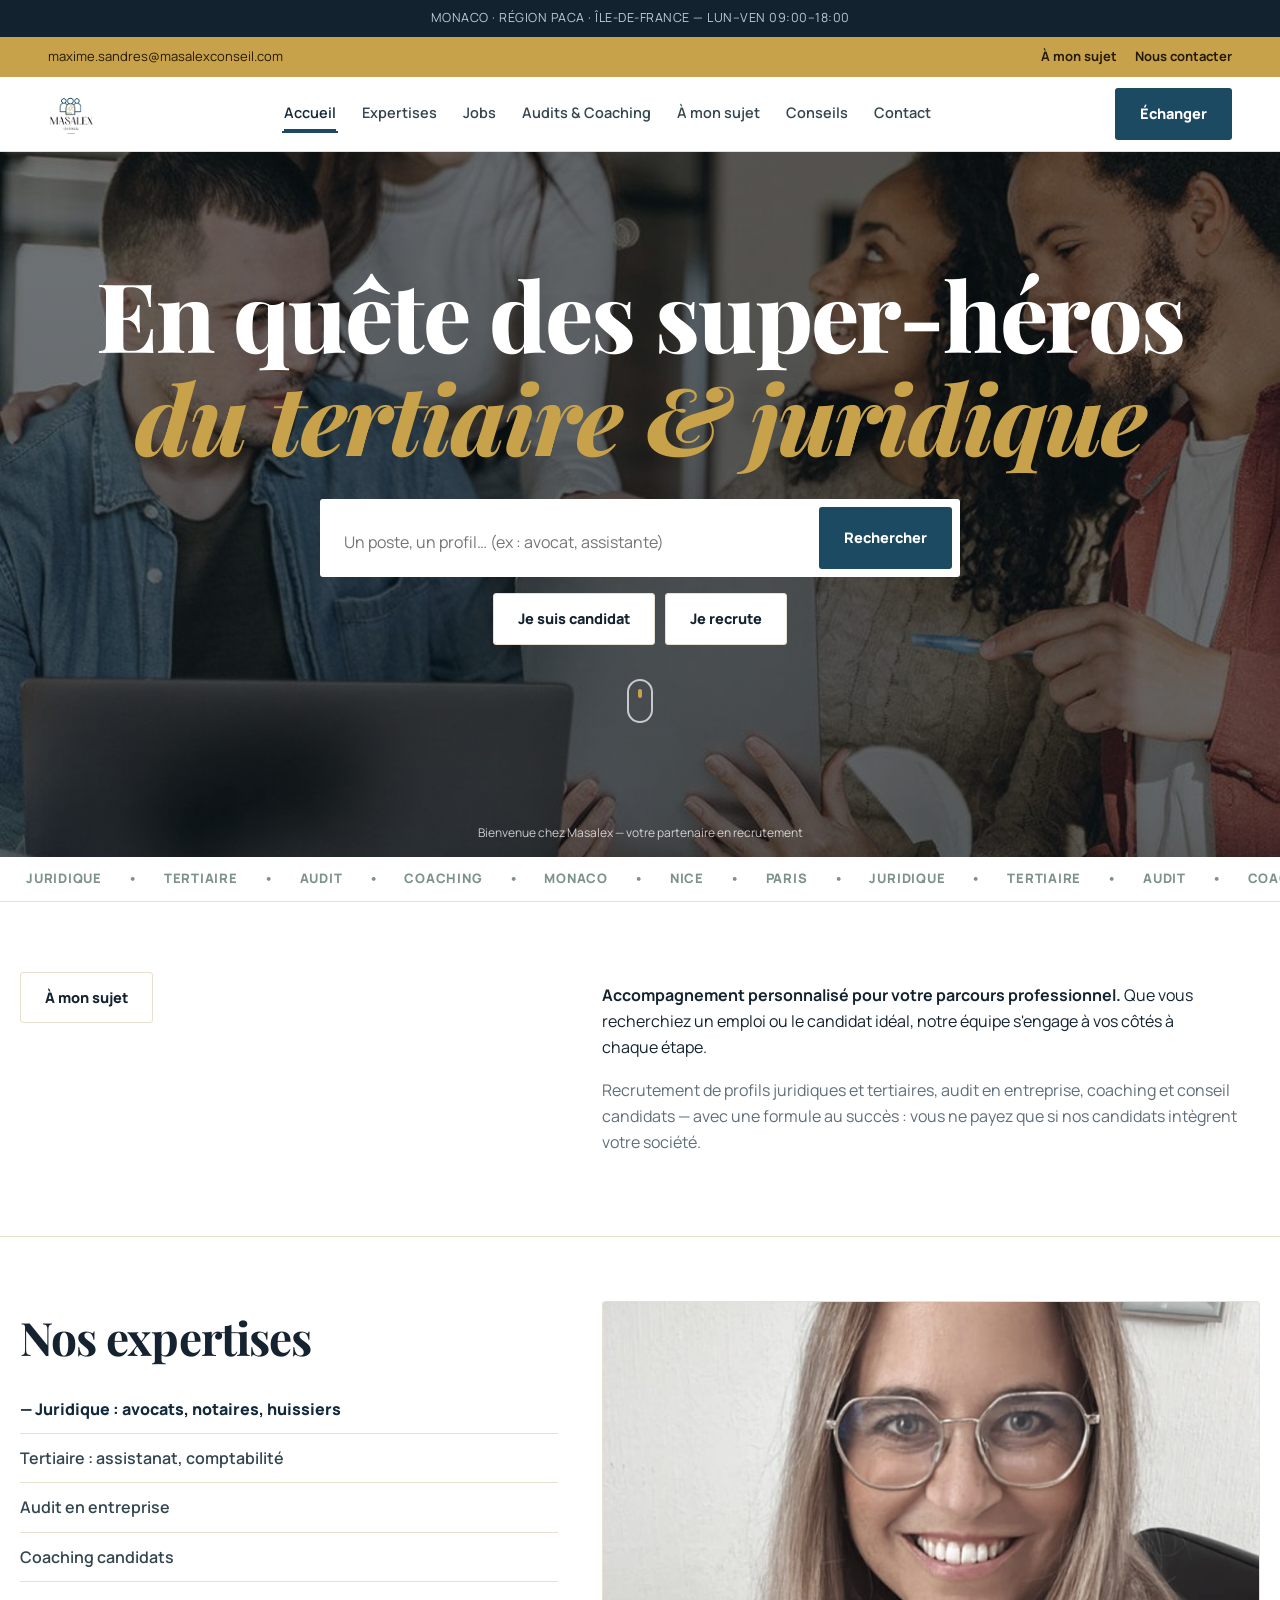
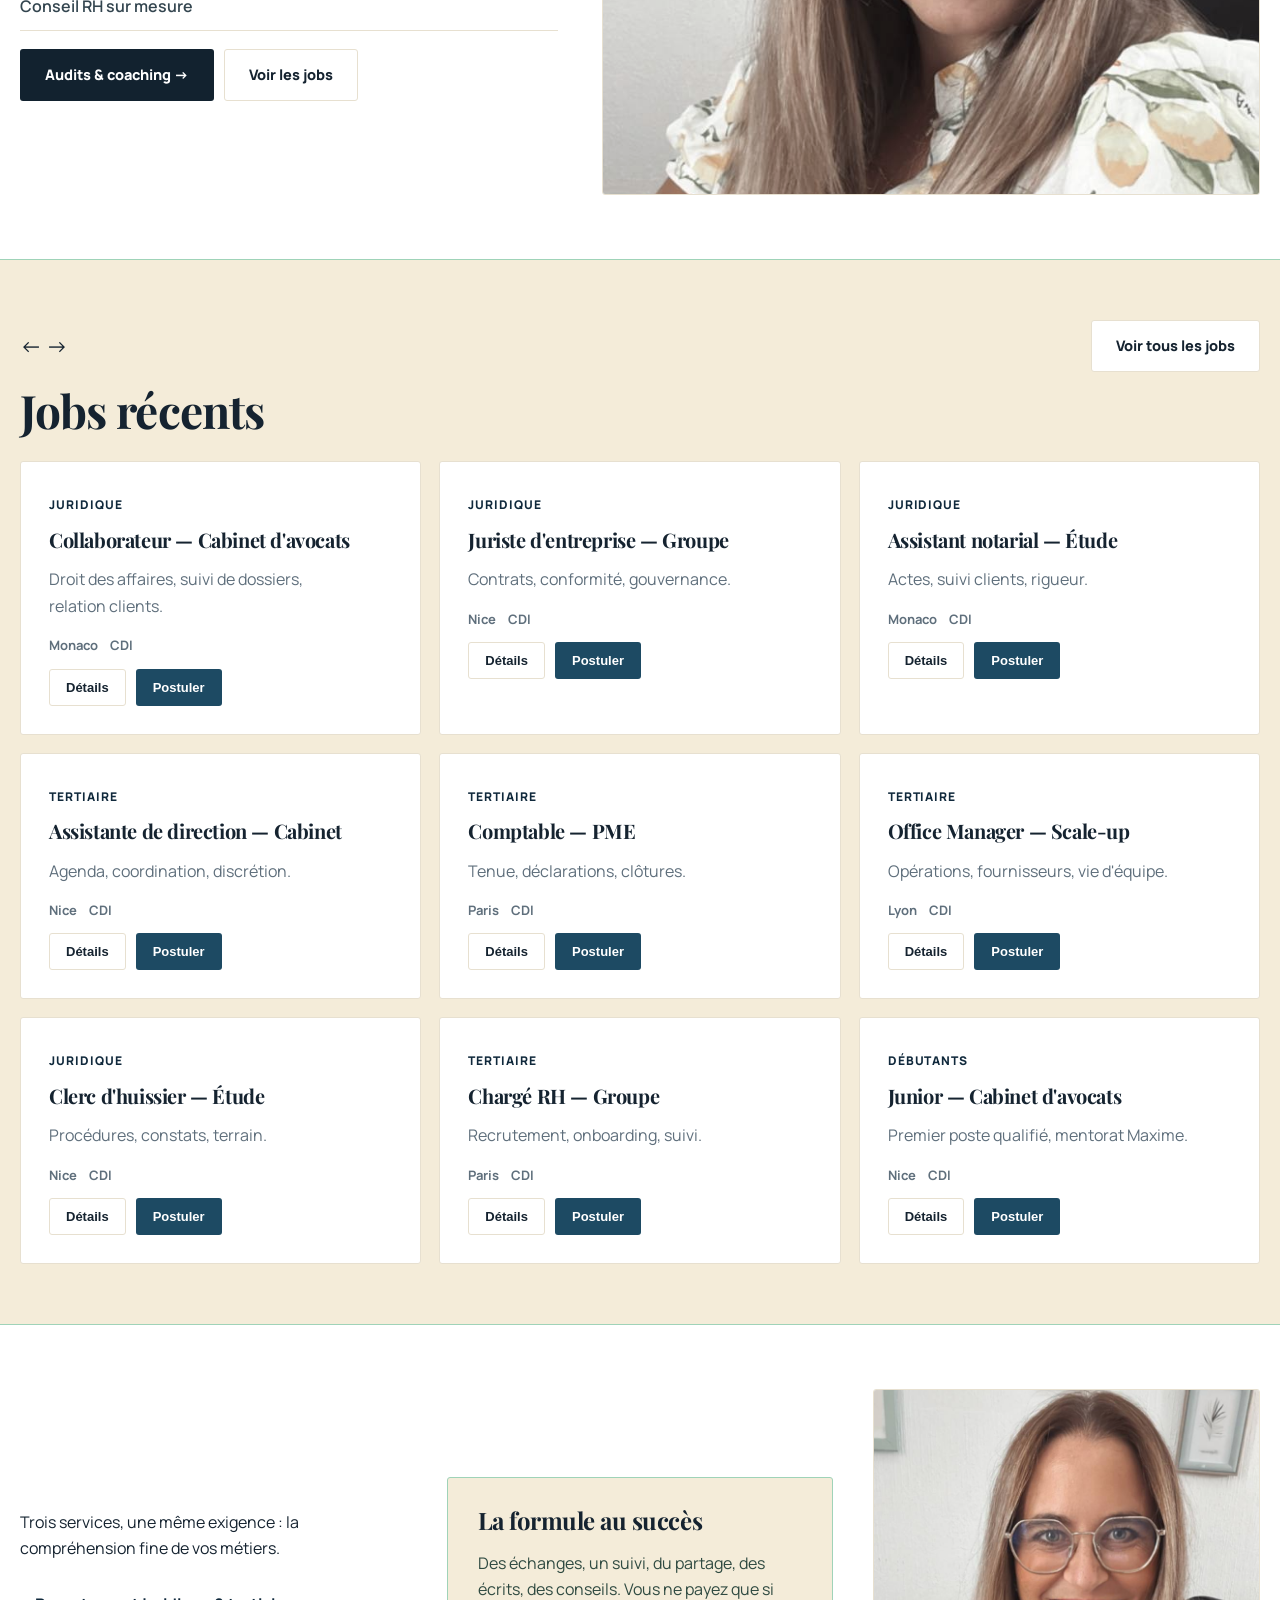
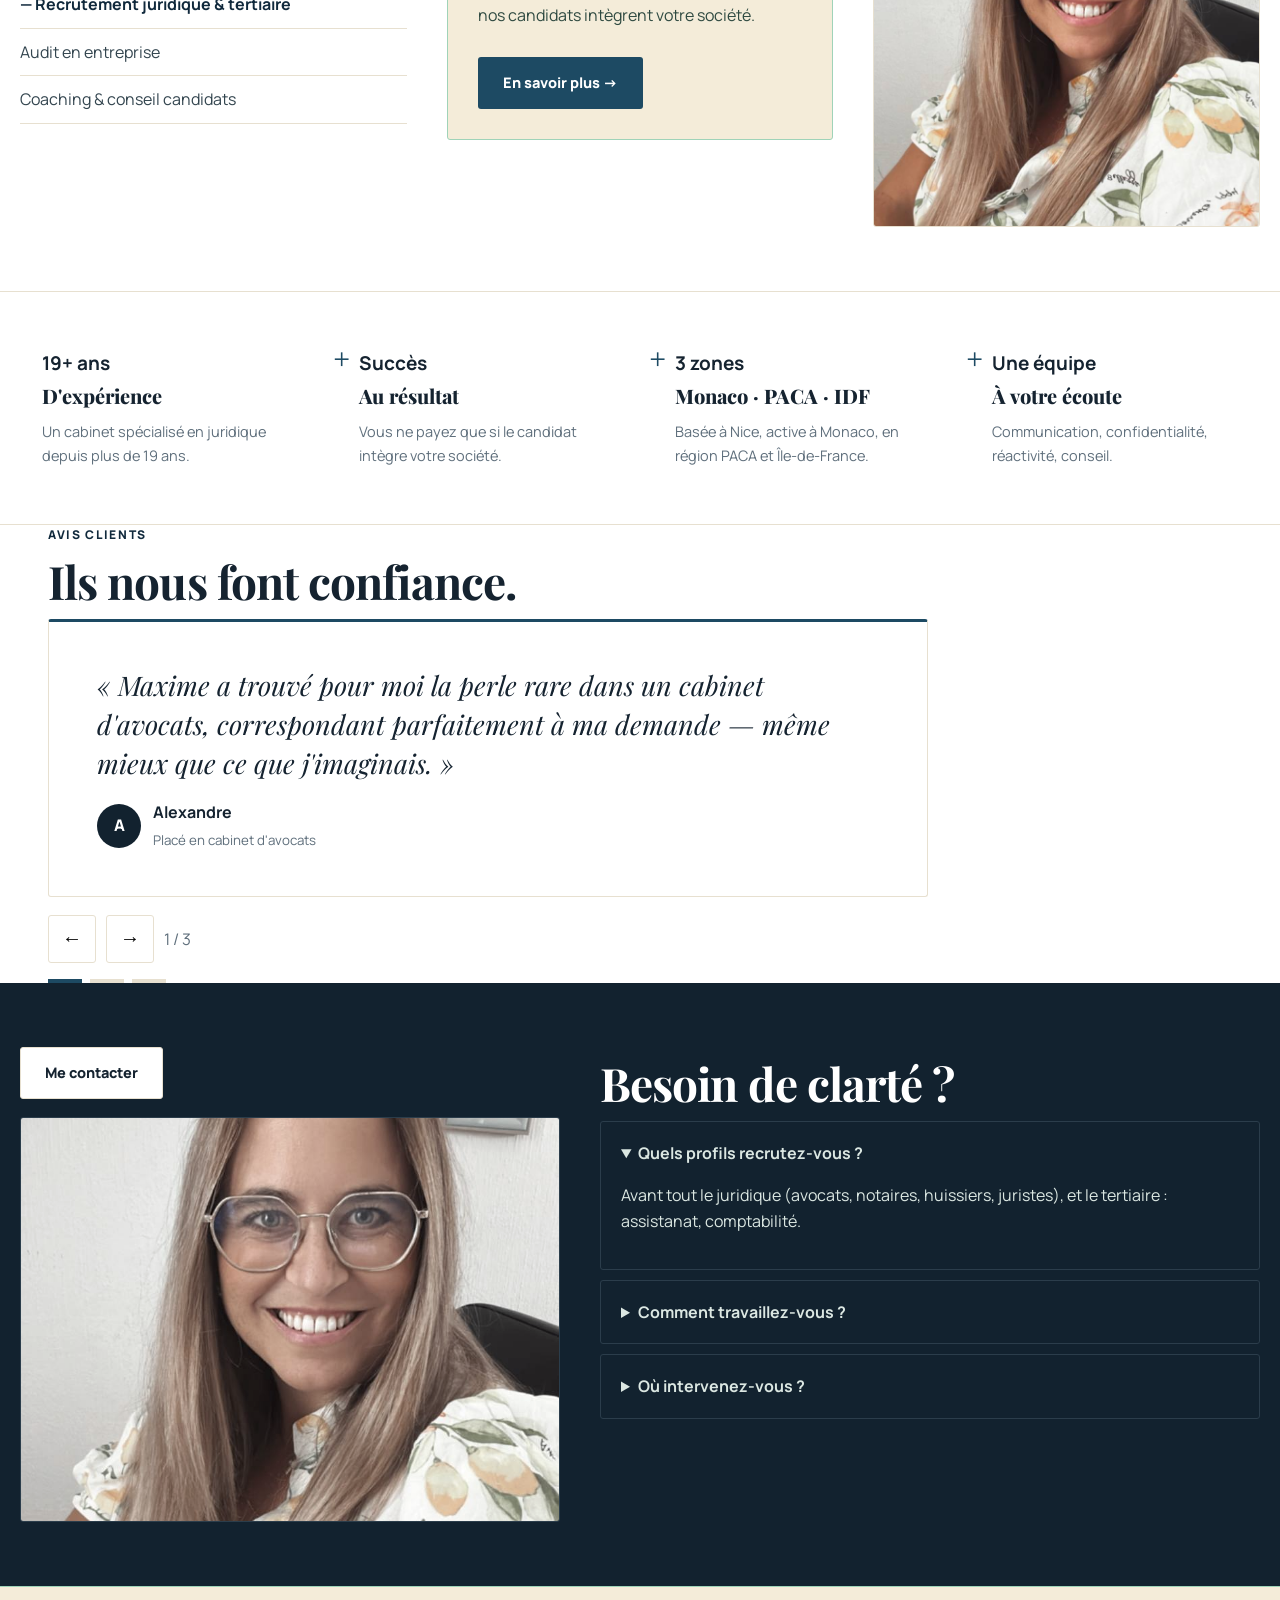
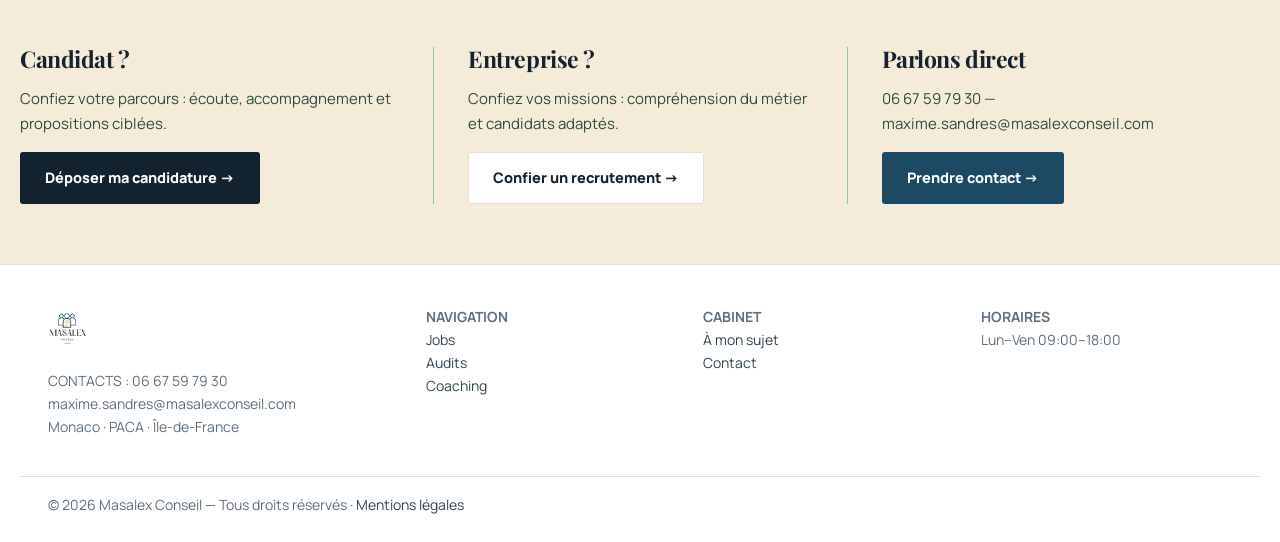
<file: index.html>
<!doctype html>
<html lang="fr">
<head>
<meta charset="utf-8" /><meta name="viewport" content="width=device-width, initial-scale=1" />
<title>Cabinet Recrutement Juridique Monaco & Nice | Masalex Conseil</title>
<meta name="description" content="Masalex Conseil, cabinet fondé par Maxime Sandres : recrutement juridique et tertiaire à Monaco, Nice, Paris. Audit, coaching, accompagnement sur mesure." />
<link rel="preconnect" href="https://fonts.googleapis.com"><link href="https://fonts.googleapis.com/css2?family=Playfair+Display:ital,wght@0,600;0,700;0,800;1,600;1,700&family=Manrope:wght@500;700;800&display=swap" rel="stylesheet">
<link rel="stylesheet" href="styles.css" />
<link rel="icon" type="image/png" href="images/logo.png" />
<meta name="theme-color" content="#12222f" />
<meta property="og:title" content="Masalex Conseil — Recrutement juridique & tertiaire" />
<meta property="og:description" content="Cabinet fondé par Maxime Sandres : recrutement juridique et tertiaire à Monaco, Nice, Paris. Audit, coaching." />
<meta property="og:type" content="website" />
<meta property="og:image" content="images/hero.jpg" />
<script type="application/ld+json">{"@context":"https://schema.org","@type":"EmploymentAgency","name":"Masalex Conseil","founder":{"@type":"Person","name":"Maxime Sandres"},"email":"maxime.sandres@masalexconseil.com","telephone":"+33667597930","areaServed":["Monaco","Nice","Paris","Île-de-France"],"description":"Cabinet de recrutement juridique et tertiaire : recrutement, audit en entreprise, coaching."}</script>
<style>.hero-bg{background:url('images/hero.jpg') center/cover no-repeat}</style>
</head>
<body>
<div id="progress"></div>
<div class="topbar">MONACO · RÉGION PACA · ÎLE-DE-FRANCE — LUN–VEN 09:00–18:00</div>
<div class="util"><div class="container"><span>maxime.sandres@masalexconseil.com</span><span><a href="apropos.html">À mon sujet</a><a href="contact.html">Nous contacter</a></span></div></div>
<header id="hd"><div class="container nav">
<a class="logo" href="index.html"><img src="images/logo.png" alt="Masalex Conseil" /></a>
<nav class="links"><a class="act" href="index.html">Accueil</a><a href="secteurs.html">Expertises</a><a href="offres.html">Jobs</a><a href="services.html">Audits & Coaching</a><a href="apropos.html">À mon sujet</a><a href="conseils.html">Conseils</a><a href="contact.html">Contact</a></nav>
<div style="display:flex;gap:10px;align-items:center"><a class="btn btn-p" href="contact.html">Échanger</a><button class="burger" id="bg" aria-label="Menu">☰</button></div>
</div><div class="mob" id="mob"><a href="index.html">Accueil</a><a href="secteurs.html">Expertises</a><a href="offres.html">Jobs</a><a href="services.html">Audits & Coaching</a><a href="apropos.html">À mon sujet</a><a href="conseils.html">Conseils</a><a href="contact.html">Contact</a></div></header>

<div class="hero">
<div class="hero-bg"></div><div class="hero-veil"></div>
<div class="container hero-in fadeup">
<h1>En quête des super-héros<br/><span>du tertiaire & juridique</span></h1>
<div class="search"><input id="q" placeholder="Un poste, un profil… (ex : avocat, assistante)" /><a class="btn btn-p" href="offres.html" onclick="filtrer()">Rechercher</a></div>
<div style="display:flex;gap:10px;justify-content:center;margin-top:16px;flex-wrap:wrap"><a class="btn btn-g" href="contact.html">Je suis candidat</a><a class="btn btn-g" href="contact.html">Je recrute</a></div>
<div class="scrollcue"></div>
</div>
<div class="photo-note">Bienvenue chez Masalex — votre partenaire en recrutement</div>
</div>
<div class="marquee"><div class="mtrack"><span>Juridique</span>•<span>Tertiaire</span>•<span>Audit</span>•<span>Coaching</span>•<span>Monaco</span>•<span>Nice</span>•<span>Paris</span>•<span>Juridique</span>•<span>Tertiaire</span>•<span>Audit</span>•<span>Coaching</span>•<span>Monaco</span>•<span>Nice</span>•<span>Paris</span>•</div></div>

<div class="intro"><div class="container intro-grid">
<div class="reveal"><a class="btn btn-g" href="apropos.html">À mon sujet</a></div>
<div class="reveal"><p><b>Accompagnement personnalisé pour votre parcours professionnel.</b> Que vous recherchiez un emploi ou le candidat idéal, notre équipe s'engage à vos côtés à chaque étape.</p>
<p style="color:var(--mut)">Recrutement de profils juridiques et tertiaires, audit en entreprise, coaching et conseil candidats — avec une formule au succès : vous ne payez que si nos candidats intègrent votre société.</p></div>
</div></div>

<div class="sectors"><div class="container sec-grid">
<div class="reveal"><h2>Nos expertises</h2><ul class="sec-list">
<li>— Juridique : avocats, notaires, huissiers</li><li>Tertiaire : assistanat, comptabilité</li><li>Audit en entreprise</li><li>Coaching candidats</li><li>Conseil RH sur mesure</li>
</ul><div style="margin-top:18px;display:flex;gap:10px;flex-wrap:wrap"><a class="btn btn-d" href="services.html">Audits & coaching →</a><a class="btn btn-g" href="offres.html">Voir les jobs</a></div></div>
<div class="reveal"><div class="sec-img"><img src="images/maxime.jpg" alt="Maxime Sandres, fondatrice de Masalex Conseil" loading="lazy"/></div></div>
</div></div>

<div class="band"><div class="container band-in">
<div class="band-head reveal"><span style="font-size:22px">← →</span><a class="btn btn-g" href="offres.html">Voir tous les jobs</a></div>
<h2 class="reveal" style="margin-top:14px">Jobs récents</h2>
<div class="roles" id="roles" style="display:grid"></div>
</div></div>

<div class="svc"><div class="container svc-grid">
<div class="reveal"><p>Trois services, une même exigence : la compréhension fine de vos métiers.</p><ul class="svc-list">
<li><b>— Recrutement juridique & tertiaire</b></li><li>Audit en entreprise</li><li>Coaching & conseil candidats</li>
</ul></div>
<div class="reveal"><div class="feat"><h3>La formule au succès</h3><p>Des échanges, un suivi, du partage, des écrits, des conseils. Vous ne payez que si nos candidats intègrent votre société.</p><a class="btn btn-p" href="services.html" style="margin-top:12px">En savoir plus →</a></div></div>
<div class="reveal"><div class="svc-img"><img src="images/maxime.jpg" alt="Maxime Sandres" loading="lazy"/></div></div>
</div></div>

<div class="stats"><div class="container stat-grid">
<div class="stat reveal"><b>19+ ans</b><span class="n">D'expérience</span><p>Un cabinet spécialisé en juridique depuis plus de 19 ans.</p></div>
<div class="stat reveal"><b>Succès</b><span class="n">Au résultat</span><p>Vous ne payez que si le candidat intègre votre société.</p></div>
<div class="stat reveal"><b>3 zones</b><span class="n">Monaco · PACA · IDF</span><p>Basée à Nice, active à Monaco, en région PACA et Île-de-France.</p></div>
<div class="stat reveal"><b>Une équipe</b><span class="n">À votre écoute</span><p>Communication, confidentialité, réactivité, conseil.</p></div>
</div></div>

<div class="testi"><div class="container">
<div class="kicker reveal">Avis clients</div><h2 class="reveal">Ils nous font confiance.</h2>
<div class="tview reveal"><div class="ttrack" id="tt">
<div class="card-t"><p>« Maxime a trouvé pour moi la perle rare dans un cabinet d'avocats, correspondant parfaitement à ma demande — même mieux que ce que j'imaginais. »</p><div class="aut" style="display:flex;gap:12px;align-items:center;margin-top:16px"><div class="av" style="width:44px;height:44px;border-radius:50%;background:var(--navy);color:#fff;display:flex;align-items:center;justify-content:center;font-weight:800">A</div><div><b>Alexandre</b><br/><small style="color:var(--mut)">Placé en cabinet d'avocats</small></div></div></div>
<div class="card-t"><p>« Personne très réactive et agréable. Je conseille vivement ce professionnel. »</p><div class="aut" style="display:flex;gap:12px;align-items:center;margin-top:16px"><div class="av" style="width:44px;height:44px;border-radius:50%;background:var(--navy);color:#fff;display:flex;align-items:center;justify-content:center;font-weight:800">M</div><div><b>Marilyne Poirrier</b><br/><small style="color:var(--mut)">Cliente accompagnée</small></div></div></div>
<div class="card-t"><p>« L'approche sur mesure, pilotée par l'exemplaire Maxime, est la garantie d'un partenariat réussi dans le recrutement. »</p><div class="aut" style="display:flex;gap:12px;align-items:center;margin-top:16px"><div class="av" style="width:44px;height:44px;border-radius:50%;background:var(--navy);color:#fff;display:flex;align-items:center;justify-content:center;font-weight:800">J</div><div><b>Julien Bianchi</b><br/><small style="color:var(--mut)">Chef d'entreprise</small></div></div></div>
</div></div>
<div class="tnav"><button class="tbtn" onclick="slide(-1)" aria-label="Précédent">←</button><button class="tbtn" onclick="slide(1)" aria-label="Suivant">→</button><span id="ti" style="color:var(--mut)">1 / 1</span></div>
<div class="dots" id="dots"></div>
</div></div>

<div class="faqband"><div class="container faq-in">
<div class="reveal"><a class="btn btn-g" href="contact.html">Me contacter</a><div class="sec-img" style="margin-top:18px;border-color:#2b3d4b"><img src="images/maxime.jpg" alt="Maxime Sandres" loading="lazy"/></div></div>
<div class="reveal"><h2 style="color:#fff">Besoin de clarté ?</h2>
<details open><summary>Quels profils recrutez-vous ?</summary><p>Avant tout le juridique (avocats, notaires, huissiers, juristes), et le tertiaire : assistanat, comptabilité.</p></details>
<details><summary>Comment travaillez-vous ?</summary><p>Échanges, suivi, partage, écrits et conseils — avec une formule au succès, sans acompte.</p></details>
<details><summary>Où intervenez-vous ?</summary><p>Monaco, région PACA et Île-de-France. Basée à Nice.</p></details>
</div>
</div></div>

<div class="contactband"><div class="container c-grid">
<div class="c-cell reveal"><h3>Candidat ?</h3><p>Confiez votre parcours : écoute, accompagnement et propositions ciblées.</p><a class="btn btn-d" href="contact.html">Déposer ma candidature →</a></div>
<div class="c-cell reveal"><h3>Entreprise ?</h3><p>Confiez vos missions : compréhension du métier et candidats adaptés.</p><a class="btn btn-g" href="contact.html">Confier un recrutement →</a></div>
<div class="c-cell reveal"><h3> Parlons direct</h3><p>06 67 59 79 30 — maxime.sandres@masalexconseil.com</p><a class="btn btn-p" href="contact.html">Prendre contact →</a></div>
</div></div>

<footer><div class="container fgrid">
<div><a class="logo" href="index.html"><img src="images/logo.png" alt="Masalex Conseil" style="height:44px" /></a><p>CONTACTS : 06 67 59 79 30<br/>maxime.sandres@masalexconseil.com<br/>Monaco · PACA · Île-de-France</p></div>
<div><b>NAVIGATION</b><br/><a href="offres.html">Jobs</a><br/><a href="services.html">Audits</a><br/><a href="services.html">Coaching</a></div>
<div><b>CABINET</b><br/><a href="apropos.html">À mon sujet</a><br/><a href="contact.html">Contact</a></div>
<div><b>HORAIRES</b><br/>Lun–Ven 09:00–18:00</div>
</div><div class="container" style="margin-top:24px;border-top:1px solid var(--line);padding-top:16px">© 2026 Masalex Conseil — Tous droits réservés · <a href="mentions-legales.html">Mentions légales</a></div></footer>
<button id="top" aria-label="Haut de page">↑</button>
<script src="site.js"></script>
</body>
</html>
</file>
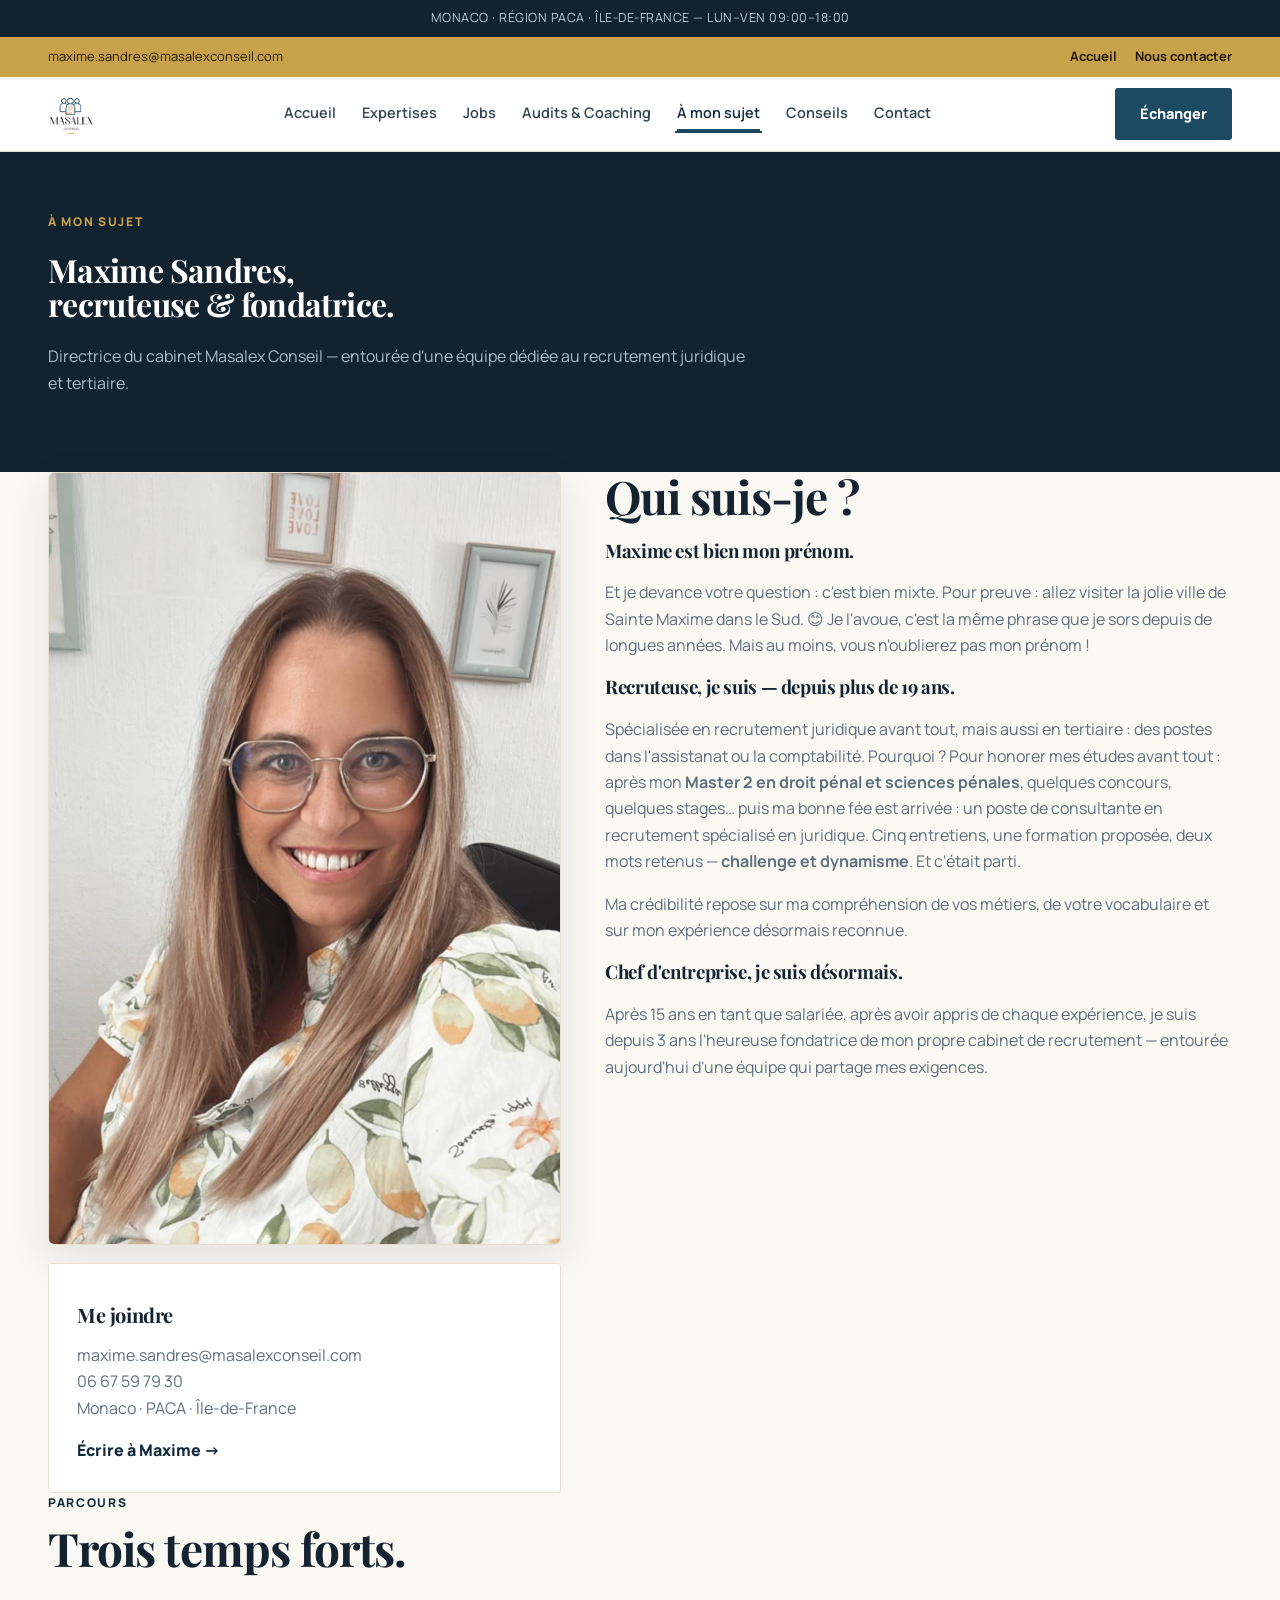
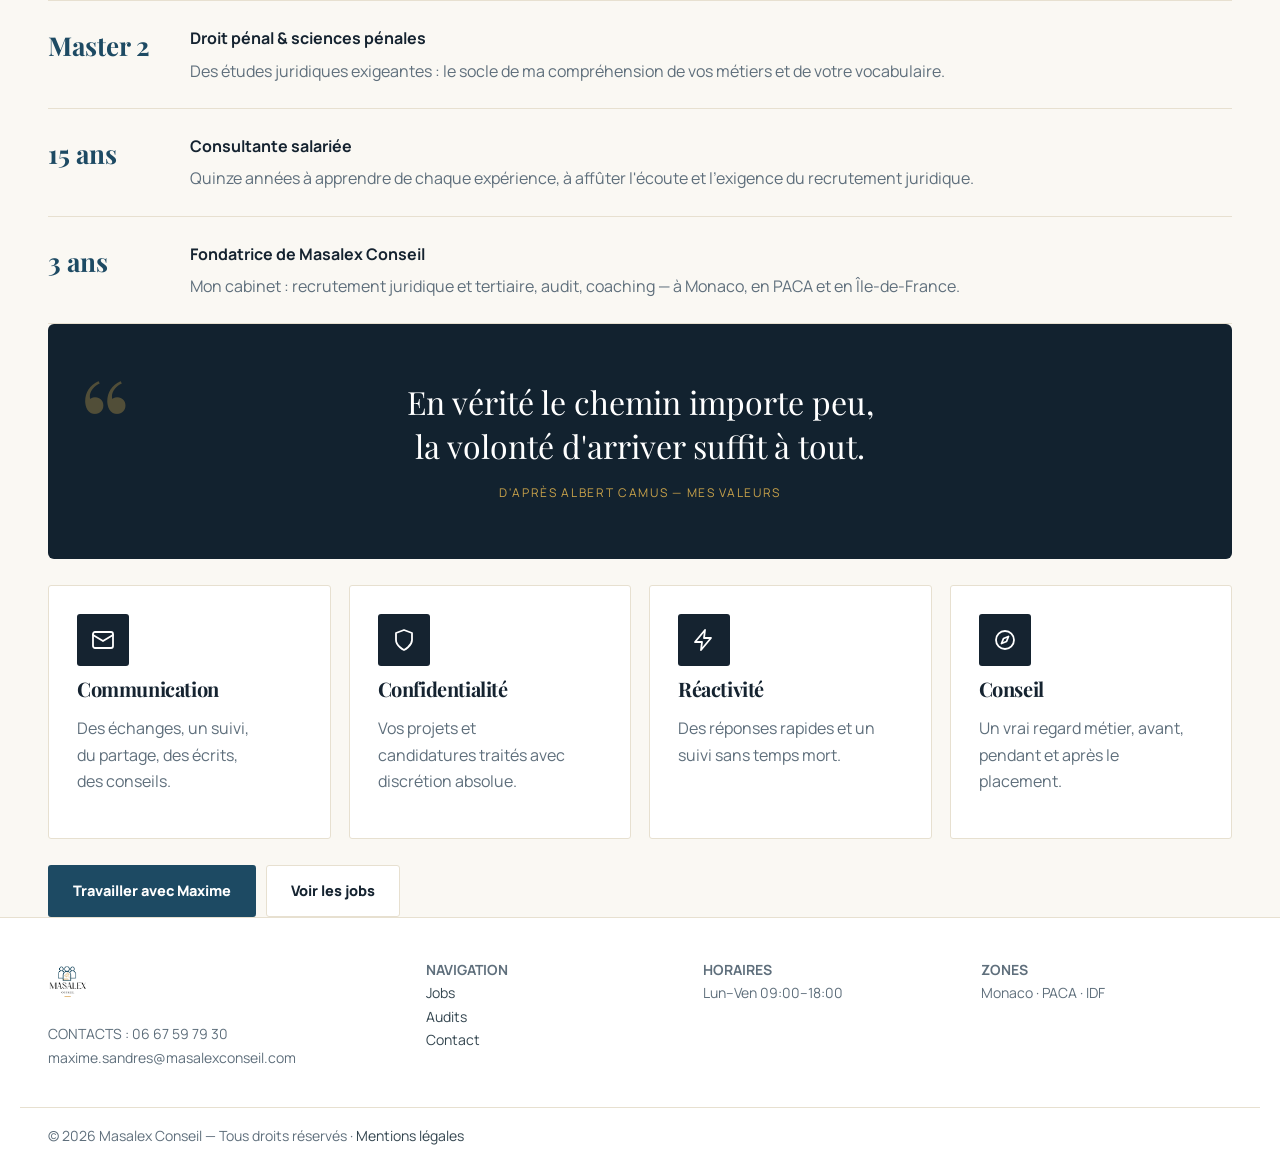
<file: apropos.html>
<!doctype html><html lang="fr"><head><meta charset="utf-8"/><meta name="viewport" content="width=device-width, initial-scale=1"/>
<title>À mon sujet — Maxime Sandres | Masalex Conseil</title>
<meta name="description" content="Maxime Sandres, fondatrice de Masalex Conseil : 19 ans de recrutement juridique, Master 2 en droit pénal, basée à Nice, active à Monaco et en Île-de-France."/>
<link href="https://fonts.googleapis.com/css2?family=Playfair+Display:ital,wght@0,600;0,700;0,800;1,600;1,700&family=Manrope:wght@500;700;800&display=swap" rel="stylesheet"><link rel="stylesheet" href="styles.css"/><link rel="icon" type="image/png" href="images/logo.png"/><meta name="theme-color" content="#12222f"/>
<style>
.timeline{display:grid;gap:0;margin-top:26px}
.step{display:grid;grid-template-columns:120px 1fr;gap:22px;padding:24px 0;border-top:1px solid var(--line)}
.step:last-child{border-bottom:1px solid var(--line)}
.step b.y{font-family:var(--f);font-size:26px;color:var(--em)}
.quote{background:var(--navy);color:#fff;border-radius:6px;padding:56px 48px;text-align:center;position:relative;overflow:hidden}
.quote::before{content:"“";position:absolute;top:-10px;left:30px;font-family:var(--f);font-size:130px;color:var(--mint);opacity:.35}
.quote p{font-family:var(--f);font-size:clamp(22px,3vw,32px);line-height:1.35;max-width:26ch;margin:0 auto}
.quote small{display:block;margin-top:16px;color:var(--mint);letter-spacing:.14em;text-transform:uppercase;font-size:12px}
.portrait{border-radius:6px;overflow:hidden;border:1px solid var(--line);box-shadow:var(--sh)}
.portrait img{width:100%;display:block}
.vals{display:grid;grid-template-columns:repeat(4,1fr);gap:18px;margin-top:26px}
@media(max-width:980px){.vals{grid-template-columns:1fr 1fr}.step{grid-template-columns:1fr;gap:6px}}
</style></head>
<body>
<div id="progress"></div>
<div class="topbar">MONACO · RÉGION PACA · ÎLE-DE-FRANCE — LUN–VEN 09:00–18:00</div>
<div class="util"><div class="container"><span>maxime.sandres@masalexconseil.com</span><span><a href="index.html">Accueil</a><a href="contact.html">Nous contacter</a></span></div></div>
<header id="hd"><div class="container nav">
<a class="logo" href="index.html"><img src="images/logo.png" alt="Masalex Conseil" /></a>
<nav class="links"><a href="index.html">Accueil</a><a href="secteurs.html">Expertises</a><a href="offres.html">Jobs</a><a href="services.html">Audits & Coaching</a><a class="act" href="apropos.html">À mon sujet</a><a href="conseils.html">Conseils</a><a href="contact.html">Contact</a></nav>
<div style="display:flex;gap:10px;align-items:center"><a class="btn btn-p" href="contact.html">Échanger</a><button class="burger" id="bg" aria-label="Menu">☰</button></div>
</div><div class="mob" id="mob"><a href="index.html">Accueil</a><a href="secteurs.html">Expertises</a><a href="offres.html">Jobs</a><a href="services.html">Audits & Coaching</a><a href="apropos.html">À mon sujet</a><a href="conseils.html">Conseils</a><a href="contact.html">Contact</a></div></header>

<div class="banner"><div class="container"><div class="kicker" style="color:var(--mint)">À mon sujet</div><h1>Maxime Sandres,<br/>recruteuse & fondatrice.</h1><p>Directrice du cabinet Masalex Conseil — entourée d'une équipe dédiée au recrutement juridique et tertiaire.</p></div></div>

<section><div class="container about-grid">
<div class="reveal on"><div class="portrait"><img src="images/maxime.jpg" alt="Maxime Sandres"/></div>
<div class="card" style="margin-top:18px"><h3>Me joindre</h3><p>maxime.sandres@masalexconseil.com<br/>06 67 59 79 30<br/>Monaco · PACA · Île-de-France</p><a href="contact.html">Écrire à Maxime →</a></div></div>
<div class="reveal on">
<h2 style="margin-top:0">Qui suis-je ?</h2>
<h3>Maxime est bien mon prénom.</h3>
<p style="color:var(--mut)">Et je devance votre question : c'est bien mixte. Pour preuve : allez visiter la jolie ville de Sainte Maxime dans le Sud. 😊 Je l'avoue, c'est la même phrase que je sors depuis de longues années. Mais au moins, vous n'oublierez pas mon prénom !</p>
<h3>Recruteuse, je suis — depuis plus de 19 ans.</h3>
<p style="color:var(--mut)">Spécialisée en recrutement juridique avant tout, mais aussi en tertiaire : des postes dans l'assistanat ou la comptabilité. Pourquoi ? Pour honorer mes études avant tout : après mon <b>Master 2 en droit pénal et sciences pénales</b>, quelques concours, quelques stages… puis ma bonne fée est arrivée : un poste de consultante en recrutement spécialisé en juridique. Cinq entretiens, une formation proposée, deux mots retenus — <b>challenge et dynamisme</b>. Et c'était parti.</p>
<p style="color:var(--mut)">Ma crédibilité repose sur ma compréhension de vos métiers, de votre vocabulaire et sur mon expérience désormais reconnue.</p>
<h3>Chef d'entreprise, je suis désormais.</h3>
<p style="color:var(--mut)">Après 15 ans en tant que salariée, après avoir appris de chaque expérience, je suis depuis 3 ans l'heureuse fondatrice de mon propre cabinet de recrutement — entourée aujourd'hui d'une équipe qui partage mes exigences.</p>
</div>
</div></section>

<section style="padding-top:0"><div class="container">
<div class="kicker reveal">Parcours</div><h2 class="reveal">Trois temps forts.</h2>
<div class="timeline reveal">
<div class="step"><b class="y">Master 2</b><div><b>Droit pénal & sciences pénales</b><p style="color:var(--mut);margin:6px 0 0">Des études juridiques exigeantes : le socle de ma compréhension de vos métiers et de votre vocabulaire.</p></div></div>
<div class="step"><b class="y">15 ans</b><div><b>Consultante salariée</b><p style="color:var(--mut);margin:6px 0 0">Quinze années à apprendre de chaque expérience, à affûter l'écoute et l'exigence du recrutement juridique.</p></div></div>
<div class="step"><b class="y">3 ans</b><div><b>Fondatrice de Masalex Conseil</b><p style="color:var(--mut);margin:6px 0 0">Mon cabinet : recrutement juridique et tertiaire, audit, coaching — à Monaco, en PACA et en Île-de-France.</p></div></div>
</div>
</div></section>

<section style="padding-top:0"><div class="container">
<div class="quote reveal"><p>En vérité le chemin importe peu, la volonté d'arriver suffit à tout.</p><small>D'après Albert Camus — mes valeurs</small></div>
<div class="vals">
<div class="card reveal"><div class="ic"><svg viewBox="0 0 24 24" fill="none" stroke="currentColor" stroke-width="1.8" stroke-linecap="round" stroke-linejoin="round"><rect x="2" y="4" width="20" height="16" rx="2"/><path d="M22 7l-10 6L2 7"/></svg></div><h3>Communication</h3><p>Des échanges, un suivi, du partage, des écrits, des conseils.</p></div>
<div class="card reveal"><div class="ic"><svg viewBox="0 0 24 24" fill="none" stroke="currentColor" stroke-width="1.8" stroke-linecap="round" stroke-linejoin="round"><path d="M12 22s8-4 8-10V5l-8-3-8 3v7c0 6 8 10 8 10z"/></svg></div><h3>Confidentialité</h3><p>Vos projets et candidatures traités avec discrétion absolue.</p></div>
<div class="card reveal"><div class="ic"><svg viewBox="0 0 24 24" fill="none" stroke="currentColor" stroke-width="1.8" stroke-linecap="round" stroke-linejoin="round"><path d="M13 2L3 14h7l-1 8 10-12h-7l1-8z"/></svg></div><h3>Réactivité</h3><p>Des réponses rapides et un suivi sans temps mort.</p></div>
<div class="card reveal"><div class="ic"><svg viewBox="0 0 24 24" fill="none" stroke="currentColor" stroke-width="1.8" stroke-linecap="round" stroke-linejoin="round"><circle cx="12" cy="12" r="9"/><path d="M15.5 8.5l-2 5-5 2 2-5z"/></svg></div><h3>Conseil</h3><p>Un vrai regard métier, avant, pendant et après le placement.</p></div>
</div>
<div style="margin-top:26px;display:flex;gap:10px;flex-wrap:wrap"><a class="btn btn-p" href="contact.html">Travailler avec Maxime</a><a class="btn btn-g" href="offres.html">Voir les jobs</a></div>
</div></section>

<footer><div class="container fgrid">
<div><a class="logo" href="index.html"><img src="images/logo.png" alt="Masalex Conseil" style="height:44px"/></a><p>CONTACTS : 06 67 59 79 30<br/>maxime.sandres@masalexconseil.com</p></div>
<div><b>NAVIGATION</b><br/><a href="offres.html">Jobs</a><br/><a href="services.html">Audits</a><br/><a href="contact.html">Contact</a></div>
<div><b>HORAIRES</b><br/>Lun–Ven 09:00–18:00</div>
<div><b>ZONES</b><br/>Monaco · PACA · IDF</div>
</div><div class="container" style="margin-top:24px;border-top:1px solid var(--line);padding-top:16px">© 2026 Masalex Conseil — Tous droits réservés · <a href="mentions-legales.html">Mentions légales</a></div></footer>
<button id="top" aria-label="Haut de page">↑</button>
<script src="site.js"></script>
</body></html>
</file>
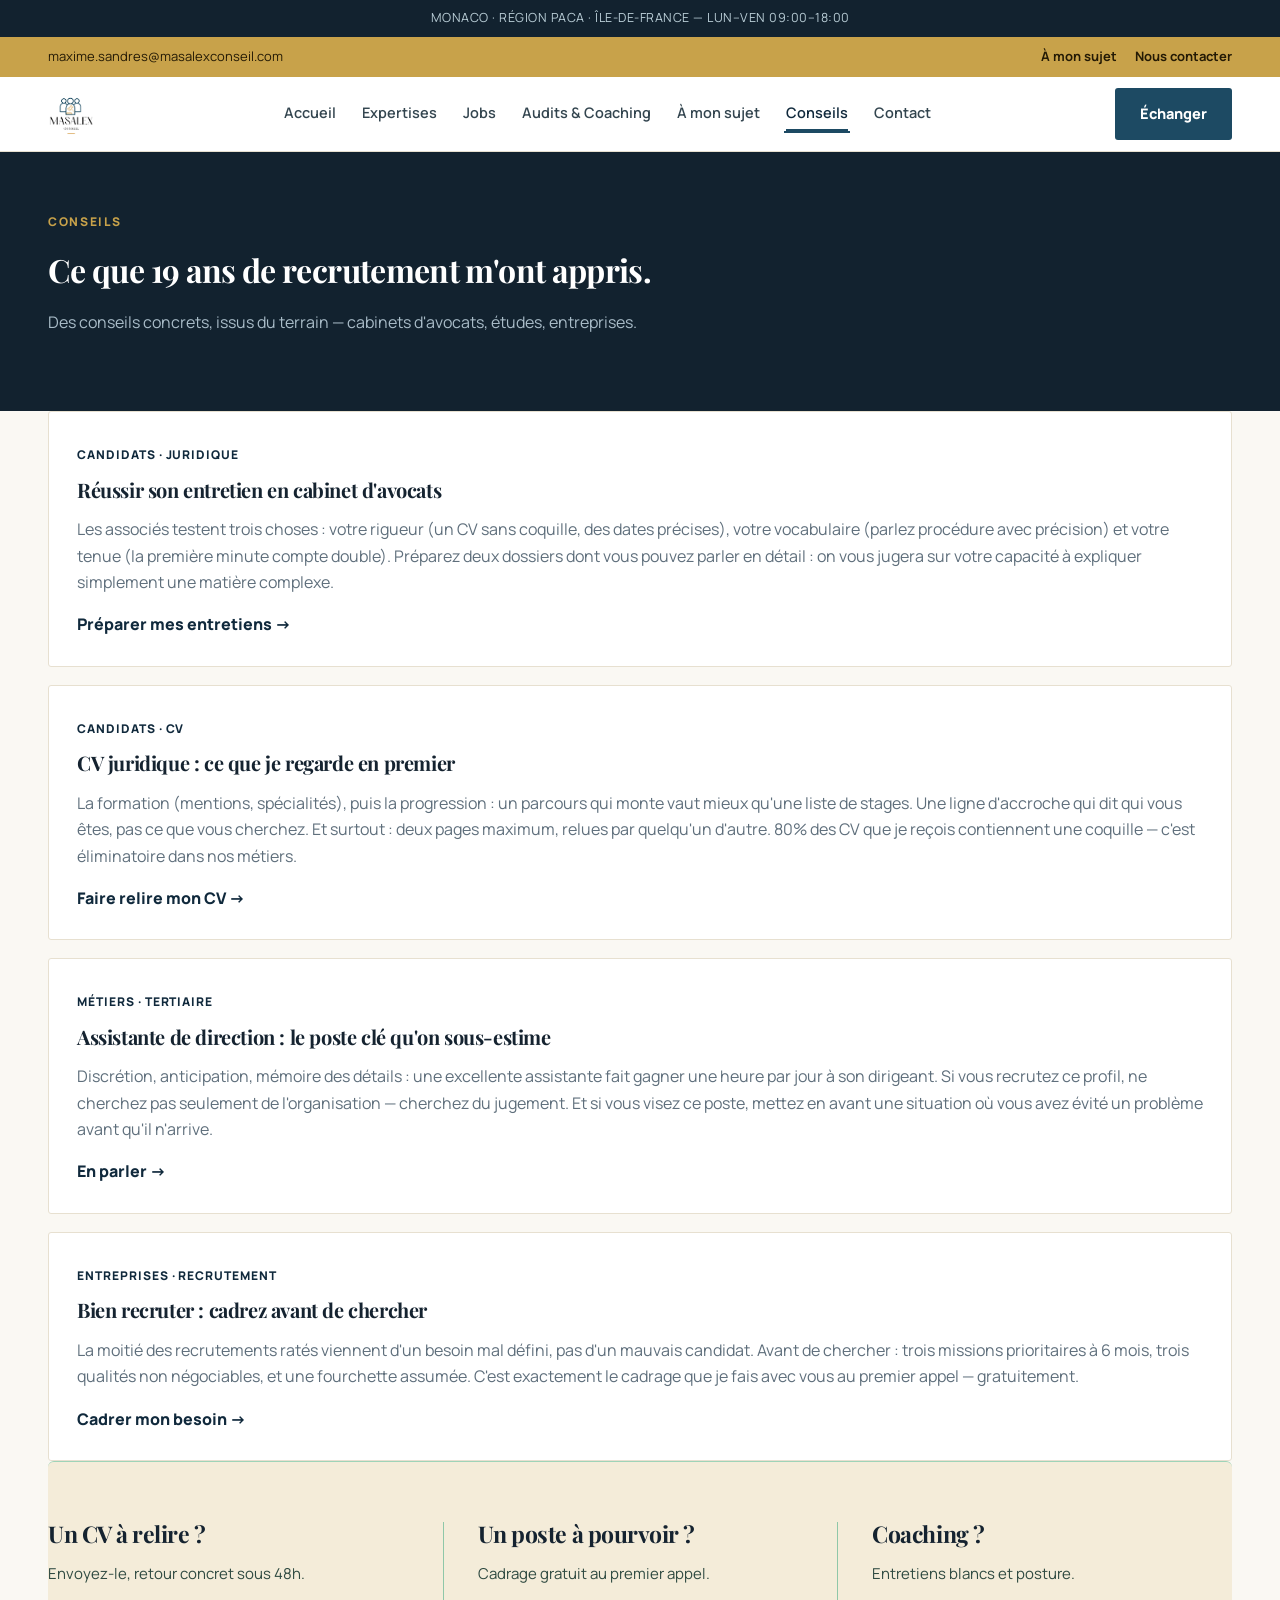
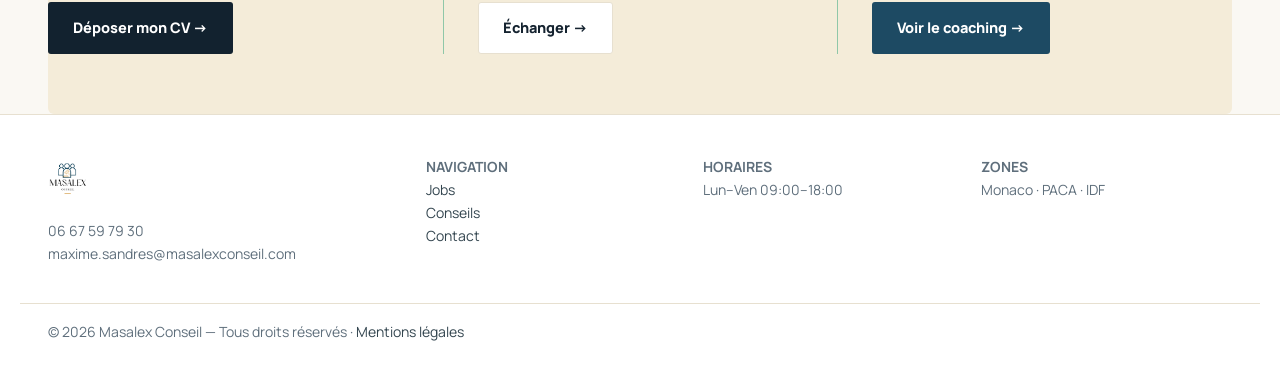
<file: conseils.html>
<!doctype html><html lang="fr"><head><meta charset="utf-8"/><meta name="viewport" content="width=device-width, initial-scale=1"/>
<title>Conseils candidats & entreprises | Masalex Conseil</title>
<meta name="description" content="Les conseils de Maxime Sandres : entretiens en cabinet d'avocats, CV juridique, postes d'assistanat. 19 ans d'expérience du recrutement."/>
<link href="https://fonts.googleapis.com/css2?family=Playfair+Display:ital,wght@0,600;0,700;0,800;1,600;1,700&family=Manrope:wght@500;700;800&display=swap" rel="stylesheet"><link rel="stylesheet" href="styles.css"/><link rel="icon" type="image/png" href="images/logo.png"/><meta name="theme-color" content="#12222f"/></head>
<body>
<div id="progress"></div>
<div class="topbar">MONACO · RÉGION PACA · ÎLE-DE-FRANCE — LUN–VEN 09:00–18:00</div>
<div class="util"><div class="container"><span>maxime.sandres@masalexconseil.com</span><span><a href="apropos.html">À mon sujet</a><a href="contact.html">Nous contacter</a></span></div></div>
<header id="hd"><div class="container nav"><a class="logo" href="index.html"><img src="images/logo.png" alt="Masalex Conseil"/></a><nav class="links"><a href="index.html">Accueil</a><a href="secteurs.html">Expertises</a><a href="offres.html">Jobs</a><a href="services.html">Audits & Coaching</a><a href="apropos.html">À mon sujet</a><a class="act" href="conseils.html">Conseils</a><a href="contact.html">Contact</a></nav><div style="display:flex;gap:10px;align-items:center"><a class="btn btn-p" href="contact.html">Échanger</a><button class="burger" id="bg" aria-label="Menu">☰</button></div>
</div><div class="mob" id="mob"><a href="index.html">Accueil</a><a href="secteurs.html">Expertises</a><a href="offres.html">Jobs</a><a href="services.html">Audits & Coaching</a><a href="apropos.html">À mon sujet</a><a href="conseils.html">Conseils</a><a href="contact.html">Contact</a></div></header>
<div class="banner"><div class="container"><div class="kicker" style="color:var(--mint)">Conseils</div><h1>Ce que 19 ans de recrutement m'ont appris.</h1><p>Des conseils concrets, issus du terrain — cabinets d'avocats, études, entreprises.</p></div></div>
<section><div class="container" style="display:grid;gap:18px">
<article class="card reveal on" id="entretien-avocat"><span class="tag">Candidats · Juridique</span><h3>Réussir son entretien en cabinet d'avocats</h3><p>Les associés testent trois choses : votre rigueur (un CV sans coquille, des dates précises), votre vocabulaire (parlez procédure avec précision) et votre tenue (la première minute compte double). Préparez deux dossiers dont vous pouvez parler en détail : on vous jugera sur votre capacité à expliquer simplement une matière complexe.</p><a href="contact.html">Préparer mes entretiens →</a></article>
<article class="card reveal on" id="cv-juridique"><span class="tag">Candidats · CV</span><h3>CV juridique : ce que je regarde en premier</h3><p>La formation (mentions, spécialités), puis la progression : un parcours qui monte vaut mieux qu'une liste de stages. Une ligne d'accroche qui dit qui vous êtes, pas ce que vous cherchez. Et surtout : deux pages maximum, relues par quelqu'un d'autre. 80% des CV que je reçois contiennent une coquille — c'est éliminatoire dans nos métiers.</p><a href="contact.html">Faire relire mon CV →</a></article>
<article class="card reveal on" id="assistanat"><span class="tag">Métiers · Tertiaire</span><h3>Assistante de direction : le poste clé qu'on sous-estime</h3><p>Discrétion, anticipation, mémoire des détails : une excellente assistante fait gagner une heure par jour à son dirigeant. Si vous recrutez ce profil, ne cherchez pas seulement de l'organisation — cherchez du jugement. Et si vous visez ce poste, mettez en avant une situation où vous avez évité un problème avant qu'il n'arrive.</p><a href="contact.html">En parler →</a></article>
<article class="card reveal on" id="recruter-entreprise"><span class="tag">Entreprises · Recrutement</span><h3>Bien recruter : cadrez avant de chercher</h3><p>La moitié des recrutements ratés viennent d'un besoin mal défini, pas d'un mauvais candidat. Avant de chercher : trois missions prioritaires à 6 mois, trois qualités non négociables, et une fourchette assumée. C'est exactement le cadrage que je fais avec vous au premier appel — gratuitement.</p><a href="contact.html">Cadrer mon besoin →</a></article>
</div></section>
<section style="padding-top:0"><div class="container"><div class="contactband" style="border-radius:6px"><div class="container c-grid">
<div class="c-cell reveal"><h3>Un CV à relire ?</h3><p>Envoyez-le, retour concret sous 48h.</p><a class="btn btn-d" href="contact.html">Déposer mon CV →</a></div>
<div class="c-cell reveal"><h3>Un poste à pourvoir ?</h3><p>Cadrage gratuit au premier appel.</p><a class="btn btn-g" href="contact.html">Échanger →</a></div>
<div class="c-cell reveal"><h3>Coaching ?</h3><p>Entretiens blancs et posture.</p><a class="btn btn-p" href="services.html">Voir le coaching →</a></div>
</div></div></div></section>
<footer><div class="container fgrid"><div><a class="logo" href="index.html"><img src="images/logo.png" alt="Masalex Conseil" style="height:44px"/></a><p>06 67 59 79 30<br/>maxime.sandres@masalexconseil.com</p></div><div><b>NAVIGATION</b><br/><a href="offres.html">Jobs</a><br/><a href="conseils.html">Conseils</a><br/><a href="contact.html">Contact</a></div><div><b>HORAIRES</b><br/>Lun–Ven 09:00–18:00</div><div><b>ZONES</b><br/>Monaco · PACA · IDF</div></div><div class="container" style="margin-top:24px;border-top:1px solid var(--line);padding-top:16px">© 2026 Masalex Conseil — Tous droits réservés · <a href="mentions-legales.html">Mentions légales</a></div></footer>
<button id="top" aria-label="Haut de page">↑</button>
<script src="site.js"></script></body></html>
</file>
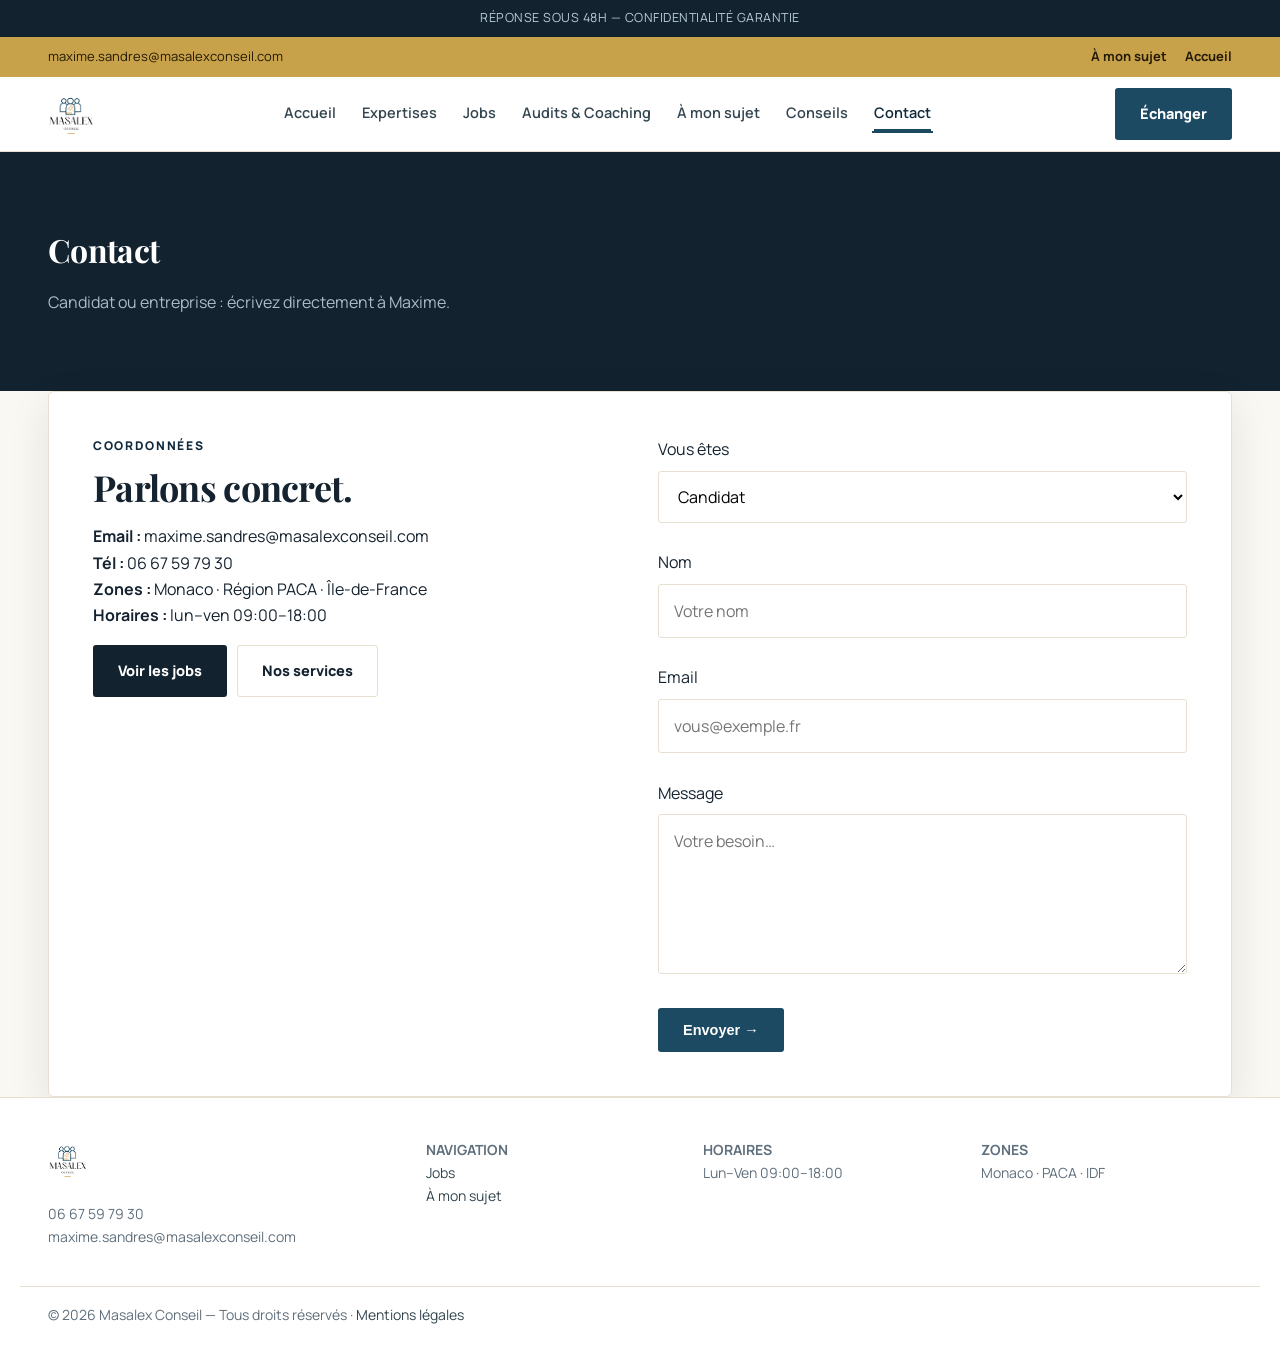
<file: contact.html>
<!doctype html><html lang="fr"><head><meta charset="utf-8"/><meta name="viewport" content="width=device-width, initial-scale=1"/>
<title>Contact — Masalex Conseil | Monaco, Nice, Paris</title>
<link href="https://fonts.googleapis.com/css2?family=Playfair+Display:ital,wght@0,600;0,700;0,800;1,600;1,700&family=Manrope:wght@500;700;800&display=swap" rel="stylesheet"><link rel="stylesheet" href="styles.css"/><link rel="icon" type="image/png" href="images/logo.png"/><meta name="theme-color" content="#12222f"/></head>
<body>
<div id="progress"></div>
<div class="topbar">RÉPONSE SOUS 48H — CONFIDENTIALITÉ GARANTIE</div>
<div class="util"><div class="container"><span>maxime.sandres@masalexconseil.com</span><span><a href="apropos.html">À mon sujet</a><a href="index.html">Accueil</a></span></div></div>
<header id="hd"><div class="container nav"><a class="logo" href="index.html"><img src="images/logo.png" alt="Masalex Conseil"/></a><nav class="links"><a href="index.html">Accueil</a><a href="secteurs.html">Expertises</a><a href="offres.html">Jobs</a><a href="services.html">Audits & Coaching</a><a href="apropos.html">À mon sujet</a><a href="conseils.html">Conseils</a><a class="act" href="contact.html">Contact</a></nav><div style="display:flex;gap:10px;align-items:center"><a class="btn btn-p" href="contact.html">Échanger</a><button class="burger" id="bg" aria-label="Menu">☰</button></div>
</div><div class="mob" id="mob"><a href="index.html">Accueil</a><a href="secteurs.html">Expertises</a><a href="offres.html">Jobs</a><a href="services.html">Audits & Coaching</a><a href="apropos.html">À mon sujet</a><a href="conseils.html">Conseils</a><a href="contact.html">Contact</a></div></header>
<div class="banner"><div class="container"><h1>Contact</h1><p>Candidat ou entreprise : écrivez directement à Maxime.</p></div></div>
<section><div class="container"><div class="contact">
<div><div class="kicker">Coordonnées</div><h2 style="font-size:36px">Parlons concret.</h2>
<p><b>Email :</b> maxime.sandres@masalexconseil.com<br/><b>Tél :</b> 06 67 59 79 30<br/><b>Zones :</b> Monaco · Région PACA · Île-de-France<br/><b>Horaires :</b> lun–ven 09:00–18:00</p>
<div style="display:flex;gap:10px;margin-top:14px;flex-wrap:wrap"><a class="btn btn-d" href="offres.html">Voir les jobs</a><a class="btn btn-g" href="services.html">Nos services</a></div></div>
<form data-lead><label>Vous êtes<select><option>Candidat</option><option>Entreprise</option></select></label><br/><br/><label>Nom<input placeholder="Votre nom"/></label><br/><br/><label>Email<input placeholder="vous@exemple.fr"/></label><br/><br/><label>Message<textarea rows="5" placeholder="Votre besoin…"></textarea></label><br/><br/><button class="btn btn-p" type="submit">Envoyer →</button></form>
</div></div></section>
<footer><div class="container fgrid"><div><a class="logo" href="index.html"><img src="images/logo.png" alt="Masalex Conseil" style="height:44px"/></a><p>06 67 59 79 30<br/>maxime.sandres@masalexconseil.com</p></div><div><b>NAVIGATION</b><br/><a href="offres.html">Jobs</a><br/><a href="apropos.html">À mon sujet</a></div><div><b>HORAIRES</b><br/>Lun–Ven 09:00–18:00</div><div><b>ZONES</b><br/>Monaco · PACA · IDF</div></div><div class="container" style="margin-top:24px;border-top:1px solid var(--line);padding-top:16px">© 2026 Masalex Conseil — Tous droits réservés · <a href="mentions-legales.html">Mentions légales</a></div></footer>
<button id="top" aria-label="Haut de page">↑</button>
<script src="site.js"></script></body></html>
</file>
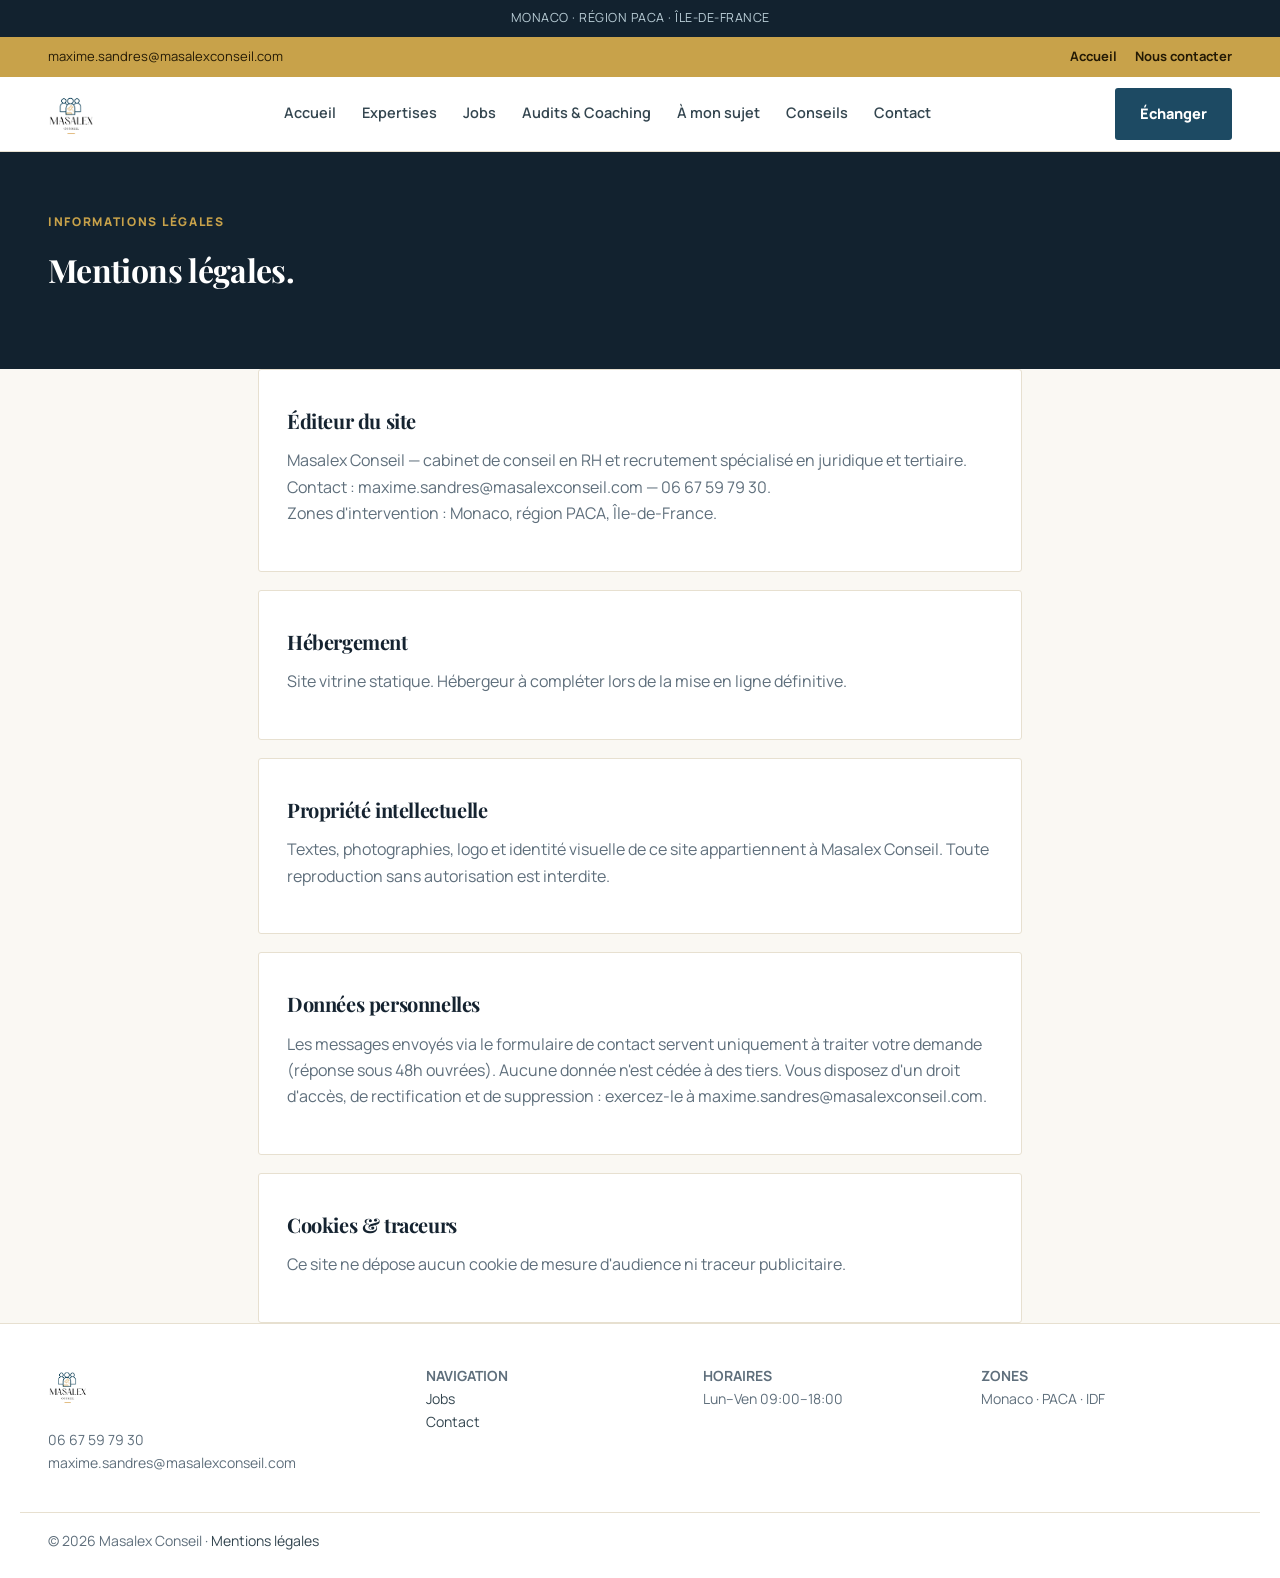
<file: mentions-legales.html>
<!doctype html><html lang="fr"><head><meta charset="utf-8"/><meta name="viewport" content="width=device-width, initial-scale=1"/>
<title>Mentions légales — Masalex Conseil</title>
<meta name="description" content="Mentions légales du site Masalex Conseil, cabinet de recrutement juridique et tertiaire."/>
<link href="https://fonts.googleapis.com/css2?family=Playfair+Display:ital,wght@0,600;0,700;0,800;1,600;1,700&family=Manrope:wght@500;700;800&display=swap" rel="stylesheet"><link rel="stylesheet" href="styles.css"/><link rel="icon" type="image/png" href="images/logo.png"/><meta name="theme-color" content="#12222f"/></head>
<body>
<div id="progress"></div>
<div class="topbar">MONACO · RÉGION PACA · ÎLE-DE-FRANCE</div>
<div class="util"><div class="container"><span>maxime.sandres@masalexconseil.com</span><span><a href="index.html">Accueil</a><a href="contact.html">Nous contacter</a></span></div></div>
<header id="hd"><div class="container nav"><a class="logo" href="index.html"><img src="images/logo.png" alt="Masalex Conseil"/></a><nav class="links"><a href="index.html">Accueil</a><a href="secteurs.html">Expertises</a><a href="offres.html">Jobs</a><a href="services.html">Audits & Coaching</a><a href="apropos.html">À mon sujet</a><a href="conseils.html">Conseils</a><a href="contact.html">Contact</a></nav><div style="display:flex;gap:10px;align-items:center"><a class="btn btn-p" href="contact.html">Échanger</a><button class="burger" id="bg" aria-label="Menu">☰</button></div>
</div><div class="mob" id="mob"><a href="index.html">Accueil</a><a href="secteurs.html">Expertises</a><a href="offres.html">Jobs</a><a href="services.html">Audits & Coaching</a><a href="apropos.html">À mon sujet</a><a href="conseils.html">Conseils</a><a href="contact.html">Contact</a></div></header>
<div class="banner"><div class="container"><div class="kicker" style="color:var(--mint)">Informations légales</div><h1>Mentions légales.</h1></div></div>
<section><div class="container" style="max-width:820px">
<div class="card reveal on"><h3>Éditeur du site</h3><p>Masalex Conseil — cabinet de conseil en RH et recrutement spécialisé en juridique et tertiaire.<br/>Contact : maxime.sandres@masalexconseil.com — 06 67 59 79 30.<br/>Zones d'intervention : Monaco, région PACA, Île-de-France.</p></div>
<div class="card reveal on" style="margin-top:18px"><h3>Hébergement</h3><p>Site vitrine statique. Hébergeur à compléter lors de la mise en ligne définitive.</p></div>
<div class="card reveal on" style="margin-top:18px"><h3>Propriété intellectuelle</h3><p>Textes, photographies, logo et identité visuelle de ce site appartiennent à Masalex Conseil. Toute reproduction sans autorisation est interdite.</p></div>
<div class="card reveal on" style="margin-top:18px"><h3>Données personnelles</h3><p>Les messages envoyés via le formulaire de contact servent uniquement à traiter votre demande (réponse sous 48h ouvrées). Aucune donnée n'est cédée à des tiers. Vous disposez d'un droit d'accès, de rectification et de suppression : exercez-le à maxime.sandres@masalexconseil.com.</p></div>
<div class="card reveal on" style="margin-top:18px"><h3>Cookies & traceurs</h3><p>Ce site ne dépose aucun cookie de mesure d'audience ni traceur publicitaire.</p></div>
</div></section>
<footer><div class="container fgrid"><div><a class="logo" href="index.html"><img src="images/logo.png" alt="Masalex Conseil" style="height:44px"/></a><p>06 67 59 79 30<br/>maxime.sandres@masalexconseil.com</p></div><div><b>NAVIGATION</b><br/><a href="offres.html">Jobs</a><br/><a href="contact.html">Contact</a></div><div><b>HORAIRES</b><br/>Lun–Ven 09:00–18:00</div><div><b>ZONES</b><br/>Monaco · PACA · IDF</div></div><div class="container" style="margin-top:24px;border-top:1px solid var(--line);padding-top:16px">© 2026 Masalex Conseil · <a href="mentions-legales.html">Mentions légales</a></div></footer>
<button id="top" aria-label="Haut de page">↑</button>
<script src="site.js"></script></body></html>
</file>
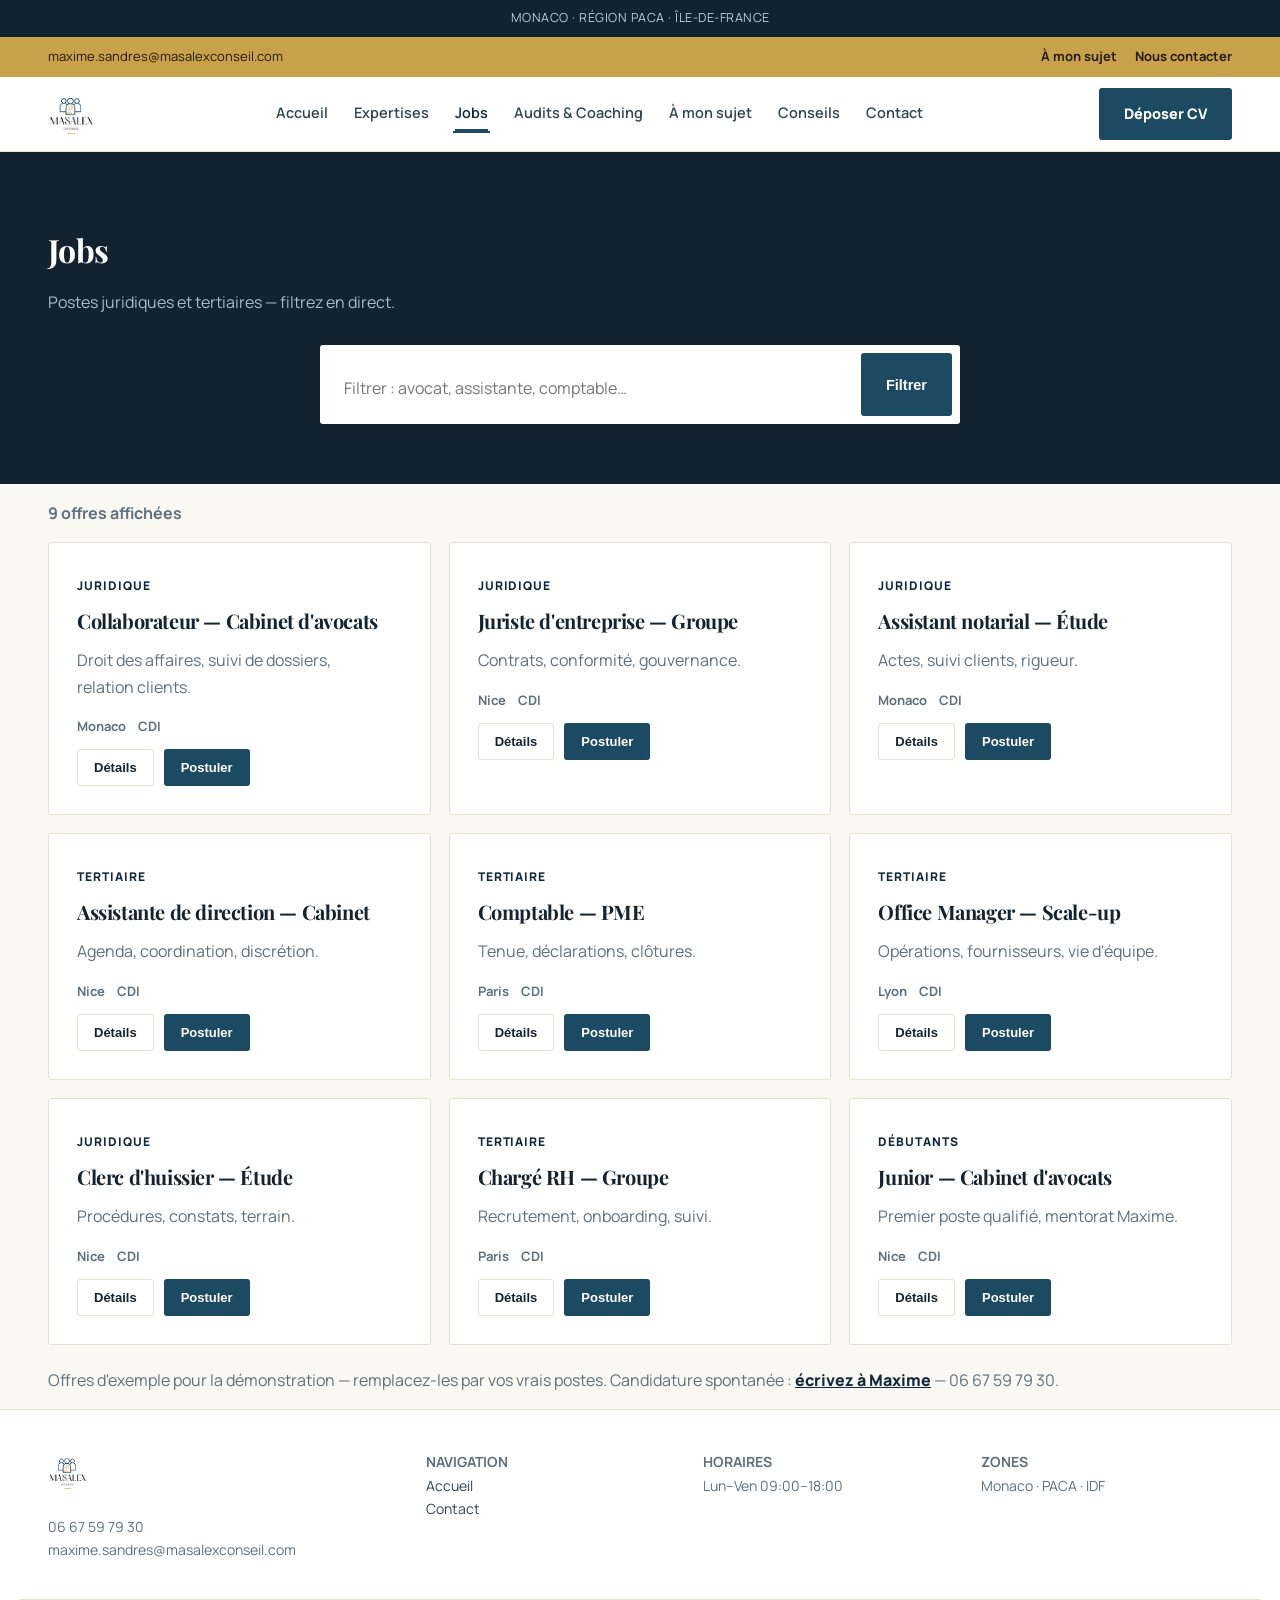
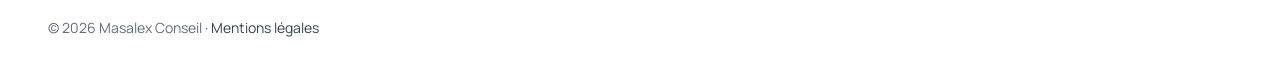
<file: offres.html>
<!doctype html><html lang="fr"><head><meta charset="utf-8"/><meta name="viewport" content="width=device-width, initial-scale=1"/>
<title>Jobs — Offres juridiques & tertiaires | Masalex Conseil</title>
<link href="https://fonts.googleapis.com/css2?family=Playfair+Display:ital,wght@0,600;0,700;0,800;1,600;1,700&family=Manrope:wght@500;700;800&display=swap" rel="stylesheet"><link rel="stylesheet" href="styles.css"/><link rel="icon" type="image/png" href="images/logo.png"/><meta name="theme-color" content="#12222f"/></head>
<body>
<div id="progress"></div>
<div class="topbar">MONACO · RÉGION PACA · ÎLE-DE-FRANCE</div>
<div class="util"><div class="container"><span>maxime.sandres@masalexconseil.com</span><span><a href="apropos.html">À mon sujet</a><a href="contact.html">Nous contacter</a></span></div></div>
<header id="hd"><div class="container nav"><a class="logo" href="index.html"><img src="images/logo.png" alt="Masalex Conseil"/></a><nav class="links"><a href="index.html">Accueil</a><a href="secteurs.html">Expertises</a><a class="act" href="offres.html">Jobs</a><a href="services.html">Audits & Coaching</a><a href="apropos.html">À mon sujet</a><a href="conseils.html">Conseils</a><a href="contact.html">Contact</a></nav><div style="display:flex;gap:10px;align-items:center"><a class="btn btn-p" href="contact.html">Déposer CV</a><button class="burger" id="bg" aria-label="Menu">☰</button></div>
</div><div class="mob" id="mob"><a href="index.html">Accueil</a><a href="secteurs.html">Expertises</a><a href="offres.html">Jobs</a><a href="services.html">Audits & Coaching</a><a href="apropos.html">À mon sujet</a><a href="conseils.html">Conseils</a><a href="contact.html">Contact</a></div></header>
<div class="banner"><div class="container"><h1>Jobs</h1><p>Postes juridiques et tertiaires — filtrez en direct.</p><div class="search" style="max-width:640px"><input id="q" placeholder="Filtrer : avocat, assistante, comptable…"/><button class="btn btn-p" onclick="filtrer()">Filtrer</button></div></div></div>
<section><div class="container"><p id="rcount" style="color:var(--mut);font-weight:700"></p><div class="grid3" id="roles" style="display:grid"></div>
<p style="color:var(--mut);margin-top:22px">Offres d'exemple pour la démonstration — remplacez-les par vos vrais postes. Candidature spontanée : <a href="contact.html" style="color:var(--emd);font-weight:800">écrivez à Maxime</a> — 06 67 59 79 30.</p></div></section>
<footer><div class="container fgrid"><div><a class="logo" href="index.html"><img src="images/logo.png" alt="Masalex Conseil" style="height:44px"/></a><p>06 67 59 79 30<br/>maxime.sandres@masalexconseil.com</p></div><div><b>NAVIGATION</b><br/><a href="index.html">Accueil</a><br/><a href="contact.html">Contact</a></div><div><b>HORAIRES</b><br/>Lun–Ven 09:00–18:00</div><div><b>ZONES</b><br/>Monaco · PACA · IDF</div></div><div class="container" style="margin-top:24px;border-top:1px solid var(--line);padding-top:16px">© 2026 Masalex Conseil · <a href="mentions-legales.html">Mentions légales</a></div></footer>
<button id="top" aria-label="Haut de page">↑</button>
<script src="site.js"></script></body></html>
</file>
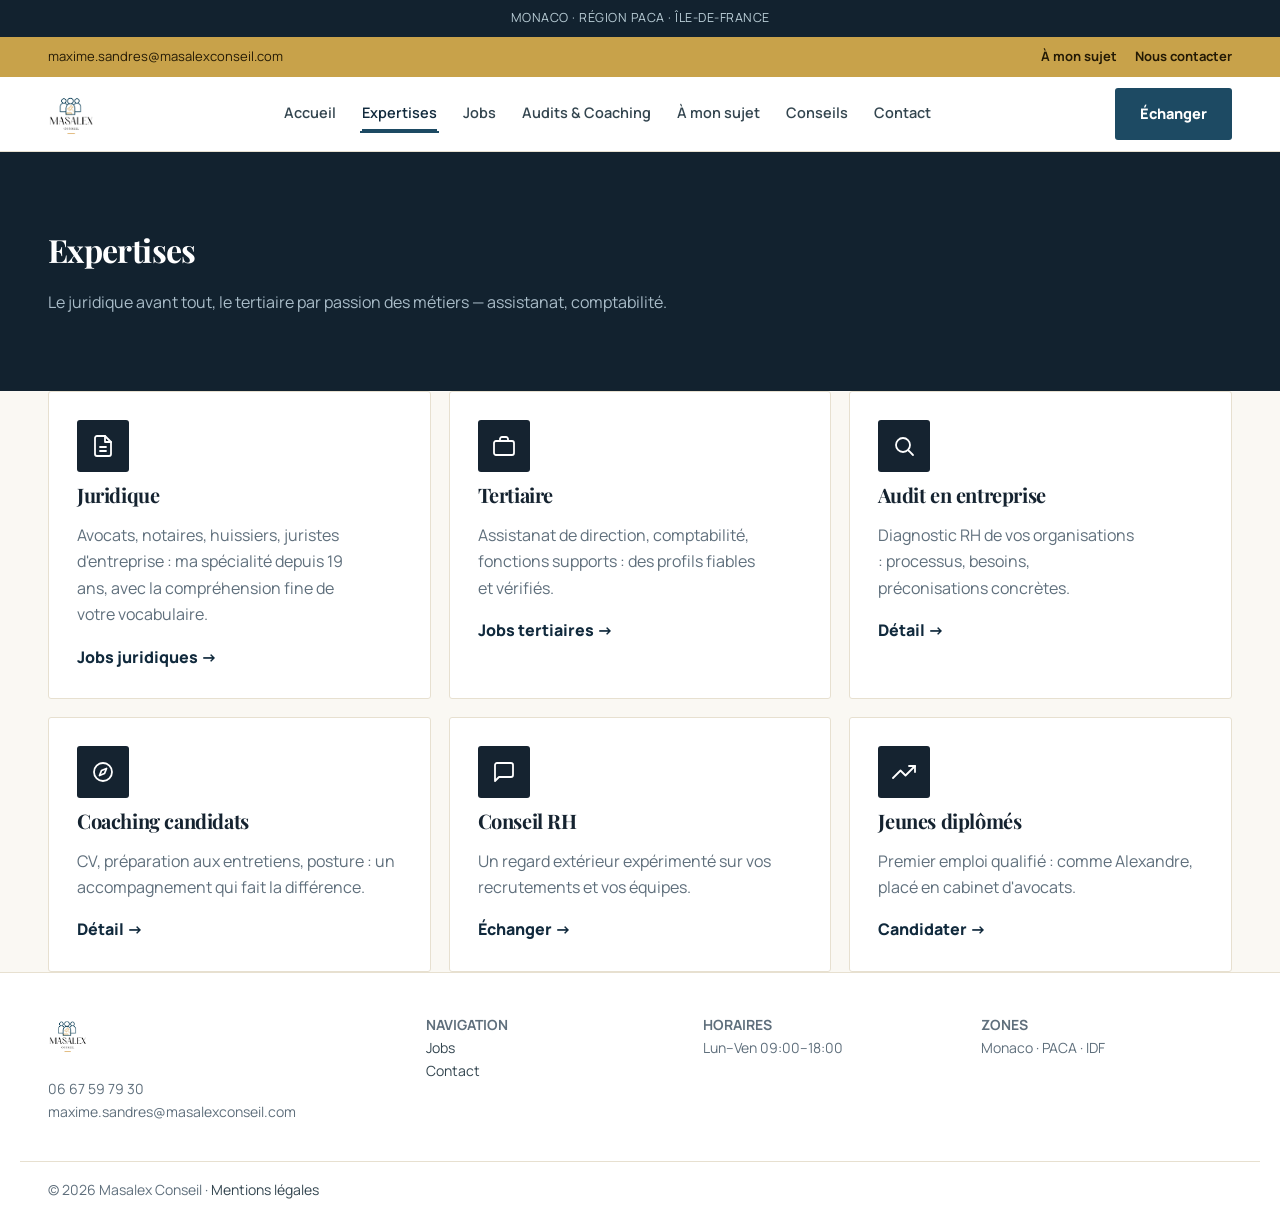
<file: secteurs.html>
<!doctype html><html lang="fr"><head><meta charset="utf-8"/><meta name="viewport" content="width=device-width, initial-scale=1"/>
<title>Expertises — Juridique & Tertiaire | Masalex Conseil</title>
<link href="https://fonts.googleapis.com/css2?family=Playfair+Display:ital,wght@0,600;0,700;0,800;1,600;1,700&family=Manrope:wght@500;700;800&display=swap" rel="stylesheet"><link rel="stylesheet" href="styles.css"/><link rel="icon" type="image/png" href="images/logo.png"/><meta name="theme-color" content="#12222f"/></head>
<body>
<div id="progress"></div>
<div class="topbar">MONACO · RÉGION PACA · ÎLE-DE-FRANCE</div>
<div class="util"><div class="container"><span>maxime.sandres@masalexconseil.com</span><span><a href="apropos.html">À mon sujet</a><a href="contact.html">Nous contacter</a></span></div></div>
<header id="hd"><div class="container nav"><a class="logo" href="index.html"><img src="images/logo.png" alt="Masalex Conseil"/></a><nav class="links"><a href="index.html">Accueil</a><a class="act" href="secteurs.html">Expertises</a><a href="offres.html">Jobs</a><a href="services.html">Audits & Coaching</a><a href="apropos.html">À mon sujet</a><a href="conseils.html">Conseils</a><a href="contact.html">Contact</a></nav><div style="display:flex;gap:10px;align-items:center"><a class="btn btn-p" href="contact.html">Échanger</a><button class="burger" id="bg" aria-label="Menu">☰</button></div>
</div><div class="mob" id="mob"><a href="index.html">Accueil</a><a href="secteurs.html">Expertises</a><a href="offres.html">Jobs</a><a href="services.html">Audits & Coaching</a><a href="apropos.html">À mon sujet</a><a href="conseils.html">Conseils</a><a href="contact.html">Contact</a></div></header>
<div class="banner"><div class="container"><h1>Expertises</h1><p>Le juridique avant tout, le tertiaire par passion des métiers — assistanat, comptabilité.</p></div></div>
<section><div class="container"><div class="grid3">
<div class="card reveal on"><div class="ic"><svg viewBox="0 0 24 24" fill="none" stroke="currentColor" stroke-width="1.8" stroke-linecap="round" stroke-linejoin="round"><path d="M14 2H6a2 2 0 0 0-2 2v16a2 2 0 0 0 2 2h12a2 2 0 0 0 2-2V8z"/><path d="M14 2v6h6M9 13h6M9 17h6"/></svg></div><h3>Juridique</h3><p>Avocats, notaires, huissiers, juristes d'entreprise : ma spécialité depuis 19 ans, avec la compréhension fine de votre vocabulaire.</p><a href="offres.html">Jobs juridiques →</a></div>
<div class="card reveal on"><div class="ic"><svg viewBox="0 0 24 24" fill="none" stroke="currentColor" stroke-width="1.8" stroke-linecap="round" stroke-linejoin="round"><rect x="2" y="7" width="20" height="14" rx="2"/><path d="M16 7V5a2 2 0 0 0-2-2h-4a2 2 0 0 0-2 2v2"/></svg></div><h3>Tertiaire</h3><p>Assistanat de direction, comptabilité, fonctions supports : des profils fiables et vérifiés.</p><a href="offres.html">Jobs tertiaires →</a></div>
<div class="card reveal on"><div class="ic"><svg viewBox="0 0 24 24" fill="none" stroke="currentColor" stroke-width="1.8" stroke-linecap="round" stroke-linejoin="round"><circle cx="11" cy="11" r="7"/><path d="M21 21l-4.3-4.3"/></svg></div><h3>Audit en entreprise</h3><p>Diagnostic RH de vos organisations : processus, besoins, préconisations concrètes.</p><a href="services.html">Détail →</a></div>
<div class="card reveal on"><div class="ic"><svg viewBox="0 0 24 24" fill="none" stroke="currentColor" stroke-width="1.8" stroke-linecap="round" stroke-linejoin="round"><circle cx="12" cy="12" r="9"/><path d="M15.5 8.5l-2 5-5 2 2-5z"/></svg></div><h3>Coaching candidats</h3><p>CV, préparation aux entretiens, posture : un accompagnement qui fait la différence.</p><a href="services.html">Détail →</a></div>
<div class="card reveal on"><div class="ic"><svg viewBox="0 0 24 24" fill="none" stroke="currentColor" stroke-width="1.8" stroke-linecap="round" stroke-linejoin="round"><path d="M21 15a2 2 0 0 1-2 2H7l-4 4V5a2 2 0 0 1 2-2h14a2 2 0 0 1 2 2z"/></svg></div><h3>Conseil RH</h3><p>Un regard extérieur expérimenté sur vos recrutements et vos équipes.</p><a href="contact.html">Échanger →</a></div>
<div class="card reveal on"><div class="ic"><svg viewBox="0 0 24 24" fill="none" stroke="currentColor" stroke-width="1.8" stroke-linecap="round" stroke-linejoin="round"><path d="M23 6l-9.5 9.5-5-5L1 18"/><path d="M17 6h6v6"/></svg></div><h3>Jeunes diplômés</h3><p>Premier emploi qualifié : comme Alexandre, placé en cabinet d'avocats.</p><a href="contact.html">Candidater →</a></div>
</div></div></section>
<footer><div class="container fgrid"><div><a class="logo" href="index.html"><img src="images/logo.png" alt="Masalex Conseil" style="height:44px"/></a><p>06 67 59 79 30<br/>maxime.sandres@masalexconseil.com</p></div><div><b>NAVIGATION</b><br/><a href="offres.html">Jobs</a><br/><a href="contact.html">Contact</a></div><div><b>HORAIRES</b><br/>Lun–Ven 09:00–18:00</div><div><b>ZONES</b><br/>Monaco · PACA · IDF</div></div><div class="container" style="margin-top:24px;border-top:1px solid var(--line);padding-top:16px">© 2026 Masalex Conseil · <a href="mentions-legales.html">Mentions légales</a></div></footer>
<button id="top" aria-label="Haut de page">↑</button>
<script src="site.js"></script></body></html>
</file>
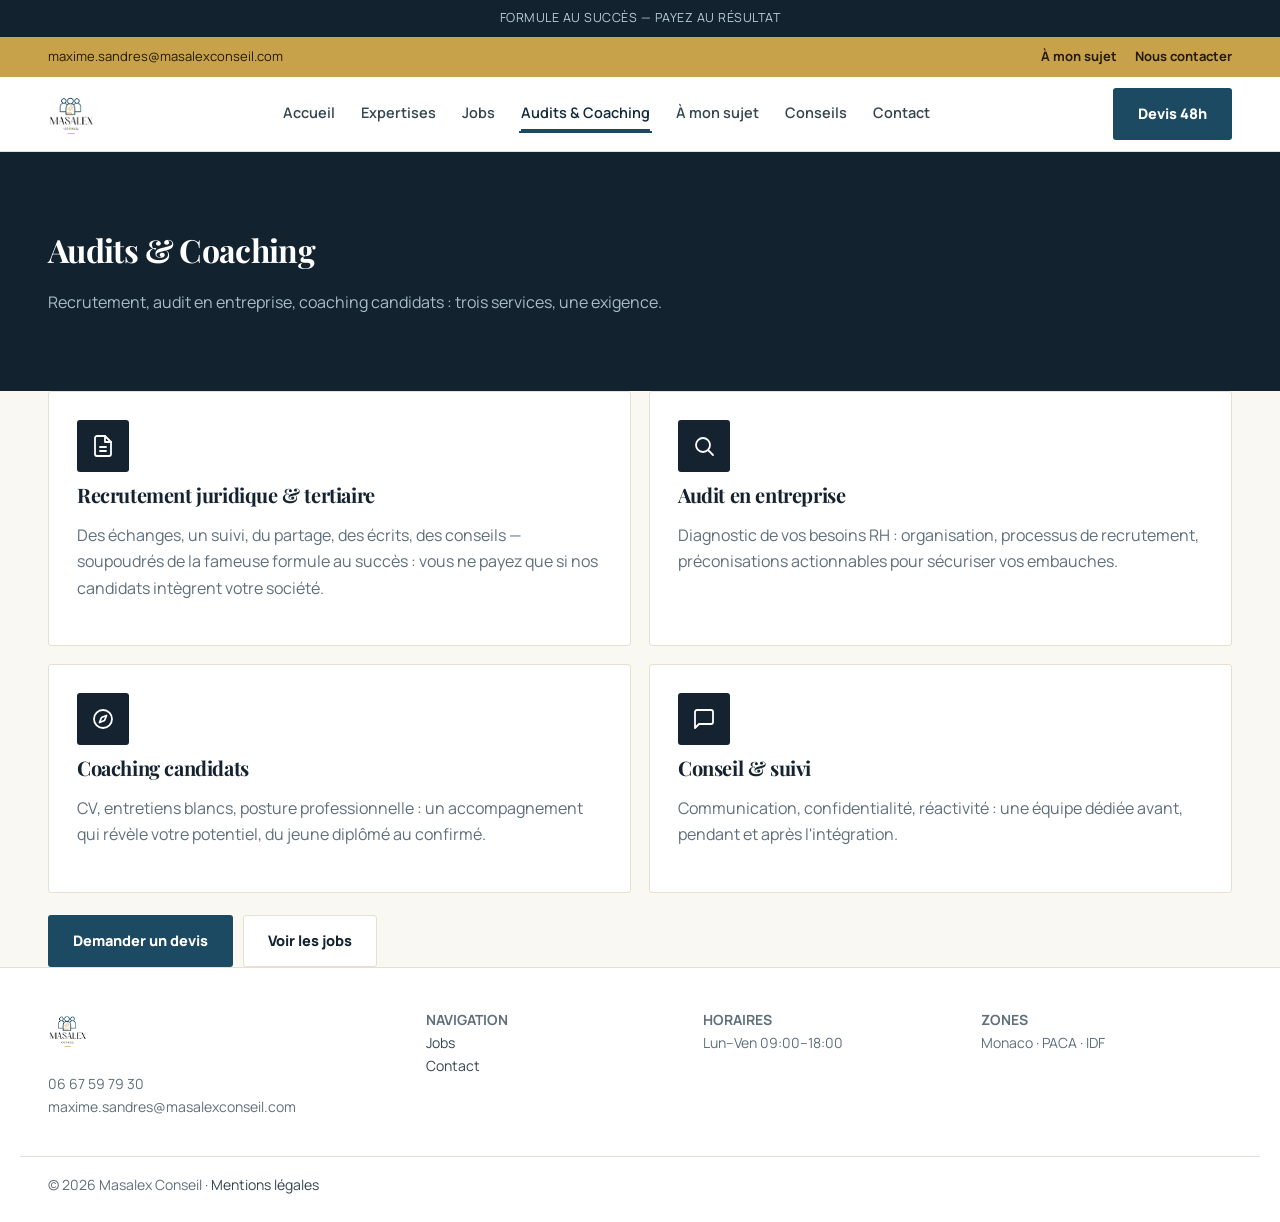
<file: services.html>
<!doctype html><html lang="fr"><head><meta charset="utf-8"/><meta name="viewport" content="width=device-width, initial-scale=1"/>
<title>Audits, Coaching & Recrutement | Masalex Conseil</title>
<link href="https://fonts.googleapis.com/css2?family=Playfair+Display:ital,wght@0,600;0,700;0,800;1,600;1,700&family=Manrope:wght@500;700;800&display=swap" rel="stylesheet"><link rel="stylesheet" href="styles.css"/><link rel="icon" type="image/png" href="images/logo.png"/><meta name="theme-color" content="#12222f"/></head>
<body>
<div id="progress"></div>
<div class="topbar">FORMULE AU SUCCÈS — PAYEZ AU RÉSULTAT</div>
<div class="util"><div class="container"><span>maxime.sandres@masalexconseil.com</span><span><a href="apropos.html">À mon sujet</a><a href="contact.html">Nous contacter</a></span></div></div>
<header id="hd"><div class="container nav"><a class="logo" href="index.html"><img src="images/logo.png" alt="Masalex Conseil"/></a><nav class="links"><a href="index.html">Accueil</a><a href="secteurs.html">Expertises</a><a href="offres.html">Jobs</a><a class="act" href="services.html">Audits & Coaching</a><a href="apropos.html">À mon sujet</a><a href="conseils.html">Conseils</a><a href="contact.html">Contact</a></nav><div style="display:flex;gap:10px;align-items:center"><a class="btn btn-p" href="contact.html">Devis 48h</a><button class="burger" id="bg" aria-label="Menu">☰</button></div>
</div><div class="mob" id="mob"><a href="index.html">Accueil</a><a href="secteurs.html">Expertises</a><a href="offres.html">Jobs</a><a href="services.html">Audits & Coaching</a><a href="apropos.html">À mon sujet</a><a href="conseils.html">Conseils</a><a href="contact.html">Contact</a></div></header>
<div class="banner"><div class="container"><h1>Audits & Coaching</h1><p>Recrutement, audit en entreprise, coaching candidats : trois services, une exigence.</p></div></div>
<section><div class="container"><div class="grid2" style="display:grid;grid-template-columns:1fr 1fr;gap:18px">
<div class="card reveal on"><div class="ic"><svg viewBox="0 0 24 24" fill="none" stroke="currentColor" stroke-width="1.8" stroke-linecap="round" stroke-linejoin="round"><path d="M14 2H6a2 2 0 0 0-2 2v16a2 2 0 0 0 2 2h12a2 2 0 0 0 2-2V8z"/><path d="M14 2v6h6M9 13h6M9 17h6"/></svg></div><h3>Recrutement juridique & tertiaire</h3><p>Des échanges, un suivi, du partage, des écrits, des conseils — soupoudrés de la fameuse formule au succès : vous ne payez que si nos candidats intègrent votre société.</p></div>
<div class="card reveal on"><div class="ic"><svg viewBox="0 0 24 24" fill="none" stroke="currentColor" stroke-width="1.8" stroke-linecap="round" stroke-linejoin="round"><circle cx="11" cy="11" r="7"/><path d="M21 21l-4.3-4.3"/></svg></div><h3>Audit en entreprise</h3><p>Diagnostic de vos besoins RH : organisation, processus de recrutement, préconisations actionnables pour sécuriser vos embauches.</p></div>
<div class="card reveal on"><div class="ic"><svg viewBox="0 0 24 24" fill="none" stroke="currentColor" stroke-width="1.8" stroke-linecap="round" stroke-linejoin="round"><circle cx="12" cy="12" r="9"/><path d="M15.5 8.5l-2 5-5 2 2-5z"/></svg></div><h3>Coaching candidats</h3><p>CV, entretiens blancs, posture professionnelle : un accompagnement qui révèle votre potentiel, du jeune diplômé au confirmé.</p></div>
<div class="card reveal on"><div class="ic"><svg viewBox="0 0 24 24" fill="none" stroke="currentColor" stroke-width="1.8" stroke-linecap="round" stroke-linejoin="round"><path d="M21 15a2 2 0 0 1-2 2H7l-4 4V5a2 2 0 0 1 2-2h14a2 2 0 0 1 2 2z"/></svg></div><h3>Conseil & suivi</h3><p>Communication, confidentialité, réactivité : une équipe dédiée avant, pendant et après l'intégration.</p></div>
</div><div style="margin-top:22px;display:flex;gap:10px;flex-wrap:wrap"><a class="btn btn-p" href="contact.html">Demander un devis</a><a class="btn btn-g" href="offres.html">Voir les jobs</a></div></div></section>
<footer><div class="container fgrid"><div><a class="logo" href="index.html"><img src="images/logo.png" alt="Masalex Conseil" style="height:44px"/></a><p>06 67 59 79 30<br/>maxime.sandres@masalexconseil.com</p></div><div><b>NAVIGATION</b><br/><a href="offres.html">Jobs</a><br/><a href="contact.html">Contact</a></div><div><b>HORAIRES</b><br/>Lun–Ven 09:00–18:00</div><div><b>ZONES</b><br/>Monaco · PACA · IDF</div></div><div class="container" style="margin-top:24px;border-top:1px solid var(--line);padding-top:16px">© 2026 Masalex Conseil · <a href="mentions-legales.html">Mentions légales</a></div></footer>
<button id="top" aria-label="Haut de page">↑</button>
<script src="site.js"></script></body></html>
</file>
<file: styles.css>
/* maxime.talents v5 — soft premium, rectangular. Original content only. Photos: temp Unsplash stand-ins, replace with Maxime. */
:root{--bg:#faf8f3;--card:#fff;--ink:#152330;--mut:#5f6f7c;--line:#e7e0d0;--em:#1d4a63;--emd:#10293c;--mint:#c8a24a;--mintbg:#f4ecd9;--navy:#12222f;--r:3px;--sh:0 14px 40px rgba(18,30,40,.10);--f:"Playfair Display",Georgia,"Times New Roman",serif;--fm:"Manrope",Inter,system-ui,sans-serif}
*{box-sizing:border-box}html{scroll-behavior:smooth}section{scroll-margin-top:90px}:focus-visible{outline:3px solid var(--em);outline-offset:2px}
body{margin:0;font-family:var(--fm);color:var(--ink);background:var(--bg);line-height:1.65;-webkit-font-smoothing:antialiased}
h1,h2,h3{font-family:var(--f);line-height:1.08;letter-spacing:-.02em}
.container{max-width:1240px;margin:0 auto;padding:0 28px}
/* progressive reveal: visible by default, hidden only when JS runs */
html.js .reveal{opacity:0;transform:translateY(24px);transition:.7s cubic-bezier(.2,.7,.2,1)}
html.js .reveal.on{opacity:1;transform:none}
.topbar{background:var(--navy);color:#b9cdd6;font-size:12.5px;padding:8px 0;text-align:center;letter-spacing:.04em}
.util{background:var(--mint);color:#241a05;font-size:13px}
.util .container{display:flex;justify-content:space-between;align-items:center;height:40px}
.util a{color:#241a05;text-decoration:none;font-weight:700;margin-left:18px}
header{position:sticky;top:0;z-index:50;background:rgba(255,255,255,.95);backdrop-filter:blur(12px);border-bottom:1px solid var(--line)}
header.scrolled{box-shadow:0 10px 28px rgba(0,0,0,.08)}
.nav{display:flex;align-items:center;justify-content:space-between;height:74px;gap:18px}
.logo{font-family:var(--f);font-weight:800;font-size:26px;letter-spacing:-.02em;text-decoration:none;color:var(--ink);display:inline-flex;align-items:center;gap:10px}
.logo img{height:52px;width:auto;display:block}
.logo i{font-style:normal;color:var(--em)}
.links{display:flex;gap:22px;font-size:14.5px;font-weight:600}
.links a{text-decoration:none;color:#33454f;padding:6px 2px;border-bottom:2px solid transparent}
.links a:hover,.links a.act{color:var(--emd);border-color:var(--em)}
.btn{display:inline-flex;align-items:center;justify-content:center;padding:13px 24px;border-radius:var(--r);font-weight:800;text-decoration:none;border:1px solid transparent;cursor:pointer;font-size:14.5px;transition:.18s}
.btn-p{background:var(--em);color:#fff}.btn-p:hover{background:var(--emd)}
.btn-d{background:var(--navy);color:#fff}.btn-g{background:#fff;border-color:var(--line);color:var(--ink)}.btn-g:hover{border-color:var(--ink)}
.burger{display:none;background:#fff;border:1px solid var(--line);border-radius:var(--r);padding:9px 12px;font-size:18px;cursor:pointer}
.mob{display:none;border-top:1px solid var(--line);background:#fff;padding:6px 28px 16px}.mob.open{display:block}.mob a{display:block;padding:12px 0;font-weight:700;text-decoration:none;color:var(--ink);border-bottom:1px solid var(--line)}
/* hero full-bleed photo */
.hero{position:relative;color:#fff;background:var(--navy);overflow:hidden}
.hero-bg{position:absolute;inset:0;background:url('https://images.unsplash.com/photo-1522071820081-009f0129c71c?auto=format&fit=crop&w=2000&q=70') center/cover no-repeat;filter:saturate(.85)}
.hero-veil{position:absolute;inset:0;background:linear-gradient(180deg,rgba(10,18,24,.55),rgba(10,18,24,.62))}
.hero-in{position:relative;padding:110px 0 100px;text-align:center}
.hero-in h1{font-size:clamp(48px,7.5vw,104px);color:#fff;margin:0;font-weight:800}
.hero-in h1 span{color:var(--mint)}
.search{max-width:640px;margin:30px auto 0;background:#fff;border-radius:var(--r);padding:8px;display:flex;gap:8px}
.search input{flex:1;border:0;padding:14px 16px;font:inherit;outline:none;min-width:0;color:var(--ink)}
.photo-note{position:relative;text-align:center;font-size:12px;color:rgba(255,255,255,.75);padding-bottom:14px}
/* intro */
.intro{background:#fff;border-bottom:1px solid var(--line)}
.intro-grid{display:grid;grid-template-columns:.9fr 1.1fr;gap:44px;padding:64px 0}
.intro-grid .btn{margin-top:6px}
.kicker{color:var(--emd);font-weight:800;text-transform:uppercase;letter-spacing:.14em;font-size:12px}
h2{font-size:clamp(30px,3.6vw,46px);margin:12px 0}
.sous{color:var(--mut);font-size:17px}
/* sectors */
.sectors{background:#fff}
.sec-grid{display:grid;grid-template-columns:.9fr 1.1fr;gap:44px;padding:64px 0;align-items:start}
.sec-list{list-style:none;margin:22px 0 0;padding:0}
.sec-list li{padding:11px 0;border-bottom:1px solid var(--line);font-weight:600;color:#33454f}
.sec-list li:first-child{color:var(--emd);font-weight:800}
.sec-img{border-radius:var(--r);overflow:hidden;border:1px solid var(--line)}
.sec-img img{width:100%;height:100%;object-fit:cover;display:block;filter:grayscale(35%) contrast(1.02);aspect-ratio:4/3}
/* roles mint band */
.band{background:var(--mintbg);border-top:1px solid #9fd3b8;border-bottom:1px solid #9fd3b8}
.band-in{padding:60px 0}
.band-head{display:flex;justify-content:space-between;align-items:center;gap:16px}
.roles{display:grid;grid-template-columns:repeat(3,1fr);gap:18px;margin-top:26px}
.role{background:#eef7f1;border:1px solid #8fc7a8;border-radius:var(--r);padding:26px;display:flex;flex-direction:column;gap:10px;transition:.18s}
.role:hover{background:#fff;box-shadow:var(--sh);transform:translateY(-3px)}
.role small{color:var(--emd);font-weight:800;text-transform:uppercase;letter-spacing:.08em;font-size:12px}
.role h3{margin:0;font-size:20px}.role p{color:#45605a;font-size:14.5px;margin:0}
.role .meta{margin-top:auto;display:flex;justify-content:space-between;align-items:center;color:#45605a;font-size:13px;font-weight:700}
/* services split */
.svc{background:#fff}.svc-grid{display:grid;grid-template-columns:1fr 1fr 1fr;gap:40px;padding:64px 0;align-items:center}
.svc-list{list-style:none;margin:20px 0 0;padding:0}.svc-list li{padding:10px 0;border-bottom:1px solid var(--line);color:#33454f}.svc-list li b{color:var(--emd)}
.feat{background:var(--mintbg);border:1px solid #9fd3b8;border-radius:var(--r);padding:30px}
.feat h3{margin:0 0 8px;font-size:24px}.feat p{color:#2f4a41}
.svc-img{border-radius:var(--r);overflow:hidden;border:1px solid var(--line)}.svc-img img{width:100%;display:block;aspect-ratio:3/3.4;object-fit:cover}
/* stats */
.stats{background:#fff;border-top:1px solid var(--line)}.stat-grid{display:grid;grid-template-columns:repeat(4,1fr);gap:26px;padding:56px 0}
.stat{position:relative;padding-left:22px}.stat::before{content:"+";position:absolute;left:-4px;top:-14px;font-size:30px;color:var(--em);font-weight:300}
.stat:first-child::before{content:""}.stat b{font-size:19px;display:block}.stat p{color:var(--mut);font-size:14.5px;margin:8px 0 0}.stat .n{font-family:var(--f);font-size:20px;font-weight:800}
/* testimonials */
.testi{background:#fff;border-top:1px solid var(--line)}.t-grid{display:grid;grid-template-columns:.8fr 1.1fr 1.1fr;gap:36px;padding:60px 0;align-items:start}
.t-card{border-top:2px solid var(--em);padding-top:18px;font-size:15.5px}
.t-card small{color:var(--mut)}
/* faq dark */
.faqband{background:var(--navy);color:#dbe7e2}.faq-in{padding:64px 0;display:grid;grid-template-columns:.9fr 1.1fr;gap:40px}
.faqband details{background:transparent;border:1px solid #2b3d4b;border-radius:var(--r);padding:18px 20px;margin-bottom:10px;color:#dbe7e2}
.faqband summary{cursor:pointer;font-weight:700}
/* contact mint */
.contactband{background:var(--mintbg);border-top:1px solid #9fd3b8}
.c-grid{display:grid;grid-template-columns:repeat(3,1fr);gap:0;padding:60px 0}
.c-cell{padding:0 34px;border-left:1px solid #8fc7a8}.c-cell:first-child{border:0;padding-left:0}
.c-cell h3{font-size:23px;margin:0 0 8px}.c-cell p{color:#2f4a41;font-size:15px}
/* contact page card */
.contact{background:#fff;border:1px solid var(--line);border-radius:6px;box-shadow:var(--sh);padding:44px;display:grid;grid-template-columns:1fr 1fr;gap:36px}
input,textarea,select{width:100%;padding:13px 15px;border-radius:var(--r);border:1px solid var(--line);font:inherit;margin-top:8px;background:#fff}input:focus,textarea:focus{border-color:var(--em);outline:none}
.grid3{display:grid;grid-template-columns:repeat(3,1fr);gap:18px}
.card{background:#fff;border:1px solid var(--line);border-radius:var(--r);padding:28px;transition:.18s}
.card:hover{box-shadow:var(--sh);transform:translateY(-3px)}
.card h3{margin:12px 0 6px;font-size:20px}.card p{color:var(--mut)}
.tag{font-size:12px;font-weight:800;color:var(--emd);text-transform:uppercase;letter-spacing:.08em}
.pills{display:flex;gap:10px;flex-wrap:wrap;margin-top:24px}.pill{border:1px solid var(--line);background:#fff;padding:10px 16px;border-radius:999px;font-weight:700;font-size:13.5px;cursor:pointer}.pill.act{background:var(--navy);color:#fff;border-color:var(--navy)}
.scard{margin-top:18px;background:#fff;border:1px solid var(--line);border-radius:6px;padding:34px;display:grid;grid-template-columns:1.15fr .85fr;gap:28px;align-items:center;box-shadow:var(--sh)}
.svis{background:var(--mintbg);border:1px solid #9fd3b8;min-height:230px;display:flex;align-items:center;justify-content:center;color:var(--emd);font-weight:800;border-radius:var(--r)}
.tview{overflow:hidden;max-width:880px}.ttrack{display:flex;gap:0;transition:transform .5s cubic-bezier(.2,.7,.2,1)}.card-t{min-width:100%;background:#fff;border:1px solid var(--line);border-top:3px solid var(--em);border-radius:var(--r);padding:44px 48px}
.card-t p{font-family:var(--f);font-style:italic;font-size:clamp(20px,2.4vw,27px);line-height:1.45;margin:0}
.tnav{display:flex;gap:10px;margin-top:18px;align-items:center}.tbtn{width:48px;height:48px;border:1px solid var(--line);background:#fff;font-size:20px;cursor:pointer;border-radius:var(--r)}.tbtn:hover{background:var(--navy);color:#fff}
.banner{background:var(--navy);color:#fff;padding:60px 0}.banner p{color:#a9bcc8;max-width:70ch}
footer{background:#fff;border-top:1px solid var(--line);padding:40px 0 26px;color:var(--mut);font-size:14px}
.fgrid{display:grid;grid-template-columns:1.4fr 1fr 1fr 1fr;gap:26px}footer a{color:#33454f;text-decoration:none}footer a:hover{color:var(--emd)}
@keyframes up{from{opacity:0;transform:translateY(28px)}to{opacity:1;transform:none}}
.fadeup{animation:up .8s cubic-bezier(.2,.7,.2,1) both}
.marquee{overflow:hidden;background:#fff;border-bottom:1px solid var(--line);padding:11px 0}
.mtrack{display:flex;white-space:nowrap;animation:slide 26s linear infinite;font-weight:800;color:#7d938a;font-size:13px;letter-spacing:.06em;text-transform:uppercase}
.mtrack span{margin:0 26px}@keyframes slide{to{transform:translateX(-50%)}}
@media(max-width:980px){.util{font-size:12px}.util .container{height:auto;min-height:40px;flex-wrap:wrap;row-gap:2px;padding-top:6px;padding-bottom:6px}.intro-grid,.sec-grid,.svc-grid,.faq-in,.contact{grid-template-columns:1fr}.roles,.grid3,.c-grid,.stat-grid{grid-template-columns:1fr}.c-cell{border:0;padding:18px 0;border-top:1px solid #8fc7a8}.c-cell:first-child{border:0}.links{display:none}.burger{display:block}.card-t{min-width:100%}.hero-in{padding:80px 0 70px}.fgrid{grid-template-columns:1fr 1fr}}
/* ---- Hover & micro-interactions (v6) ---- */
@media (hover:hover){
.links a{position:relative;transition:color .2s}
.links a::after{content:"";position:absolute;left:2px;right:2px;bottom:0;height:2px;background:var(--em);transform:scaleX(0);transform-origin:left;transition:transform .25s}
.links a:hover::after,.links a.act::after{transform:scaleX(1)}
.btn-p:hover{transform:translateY(-2px);box-shadow:0 10px 22px rgba(14,164,122,.35)}
.btn-d:hover{transform:translateY(-2px);box-shadow:0 10px 22px rgba(19,30,39,.35)}
.btn-g:hover{transform:translateY(-2px);border-color:var(--ink)}
.card{transition:transform .2s,box-shadow .2s,border-color .2s}
.card:hover{border-color:var(--em)}
.card a{display:inline-block;transition:gap .2s,color .15s;color:var(--emd);font-weight:800;text-decoration:none}
.card a:hover{color:var(--em)}
.role:hover h3{color:var(--emd)}
.role a{color:var(--emd);font-weight:800;text-decoration:none;display:inline-block}
.role a:hover{color:var(--em)}
.sec-img img,.svc-img img{transition:transform .6s cubic-bezier(.2,.7,.2,1),filter .4s}
.sec-img:hover img,.svc-img:hover img{transform:scale(1.045);filter:grayscale(0)}
.sec-list li{transition:padding-left .2s,color .2s;cursor:default}
.sec-list li:hover{padding-left:10px;color:var(--emd)}
.svc-list li{transition:padding-left .2s}
.svc-list li:hover{padding-left:8px}
.pill{transition:.18s}.pill:hover{border-color:var(--ink);transform:translateY(-1px)}
.tbtn{transition:.18s}.tbtn:hover{transform:translateY(-2px)}
.search{transition:box-shadow .2s}.search:focus-within{box-shadow:0 0 0 3px var(--mint)}
.mtrack:hover{animation-play-state:paused}
details summary{transition:color .15s}details summary:hover{color:var(--em)}
footer a{transition:color .15s,padding-left .15s}footer a:hover{padding-left:4px}
.feat{transition:transform .2s,box-shadow .2s}.feat:hover{transform:translateY(-3px);box-shadow:var(--sh)}
.t-card{transition:transform .2s,box-shadow .2s}.t-card:hover{transform:translateY(-3px);box-shadow:var(--sh)}
.stat{transition:transform .2s}.stat:hover{transform:translateY(-3px)}
}
#top{position:fixed;right:22px;bottom:22px;width:52px;height:52px;border-radius:var(--r);background:var(--navy);color:#fff;border:1px solid var(--navy);font-size:20px;cursor:pointer;opacity:0;pointer-events:none;transition:.25s;z-index:60}
#top.show{opacity:1;pointer-events:auto}
#top:hover{background:var(--em);border-color:var(--em)}
.btn-mini{padding:10px 16px;font-size:13px}
#jobm{position:fixed;inset:0;z-index:100;display:none}
#jobm.open{display:block;animation:fadeSlide .25s ease both}
.jobm-veil{position:absolute;inset:0;background:rgba(10,18,26,.62)}
.jobm-card{position:absolute;left:50%;top:50%;transform:translate(-50%,-50%);width:min(620px,92vw);max-height:86vh;overflow:auto;background:#fff;border:2px solid var(--ink);border-radius:6px;padding:38px;box-shadow:10px 10px 0 var(--ink)}
.jobm-x{position:absolute;top:12px;right:12px;width:42px;height:42px;border:2px solid var(--ink);background:#fff;font-size:17px;cursor:pointer;border-radius:var(--r)}
.jobm-x:hover{background:var(--ink);color:#fff}
@media (prefers-reduced-motion:reduce){*{animation:none!important;transition:none!important;scroll-behavior:auto!important}}
/* fix curseur : aucun déplacement au survol — ombres/couleurs seules, l'élément ne glisse plus sous la souris */
.btn-p:hover,.btn-d:hover,.btn-g:hover,.card:hover,.role:hover,.pill:hover,.tbtn:hover,.feat:hover,.t-card:hover,.stat:hover,.c-cell .btn:hover{transform:none!important}
/* ---- v7 premium motion & editorial ---- */
#progress{position:fixed;top:0;left:0;height:3px;width:0;background:linear-gradient(90deg,var(--em),var(--mint));z-index:80}
.hero-bg{animation:kenburns 24s ease-in-out infinite alternate}
@keyframes kenburns{from{transform:scale(1)}to{transform:scale(1.08)}}
.hero-in>*{animation:up .9s cubic-bezier(.2,.7,.2,1) both}
.hero-in>*:nth-child(2){animation-delay:.12s}.hero-in>*:nth-child(3){animation-delay:.24s}
.scrollcue{position:relative;margin:34px auto 0;width:26px;height:44px;border:2px solid rgba(255,255,255,.7);border-radius:14px}
.scrollcue::after{content:"";position:absolute;left:50%;top:8px;width:4px;height:9px;margin-left:-2px;border-radius:3px;background:var(--mint);animation:cue 1.8s ease-in-out infinite}
@keyframes cue{0%{transform:translateY(0);opacity:1}70%{transform:translateY(14px);opacity:0}100%{opacity:0}}
.hero h1 em,.hero h1 span{font-style:italic}
details[open]>*:not(summary){animation:fadeSlide .35s ease both}
@keyframes fadeSlide{from{opacity:0;transform:translateY(-6px)}to{opacity:1;transform:none}}
.dots{display:flex;gap:8px;margin-top:16px}
.dot2{width:34px;height:4px;background:var(--line);border:0;cursor:pointer;padding:0}
.dot2.act{background:var(--em)}
.form-ok{background:#eef7ef;border:1px solid var(--em);border-radius:var(--r);padding:26px;text-align:center;animation:fadeSlide .4s ease both}
.form-ok b{font-family:var(--f);font-size:22px}
.secnum{display:flex;align-items:center;gap:14px}
.secnum::after{content:"";flex:1;height:1px;background:var(--line)}
.ic{display:flex;align-items:center;justify-content:center;width:52px;height:52px;background:var(--ink);color:#fff;border-radius:var(--r)}
.ic svg{width:24px;height:24px;display:block}
.about-grid{display:grid;grid-template-columns:.9fr 1.1fr;gap:44px;align-items:start}
@media(max-width:980px){.about-grid{grid-template-columns:1fr}}
h1,h2{text-wrap:balance}
p,.role p,.card p{text-wrap:pretty}
.btn:active{transform:translateY(1px) scale(.99)}
.tbtn:active{transform:scale(.94)}
.pill:active{transform:scale(.96)}
</file>
